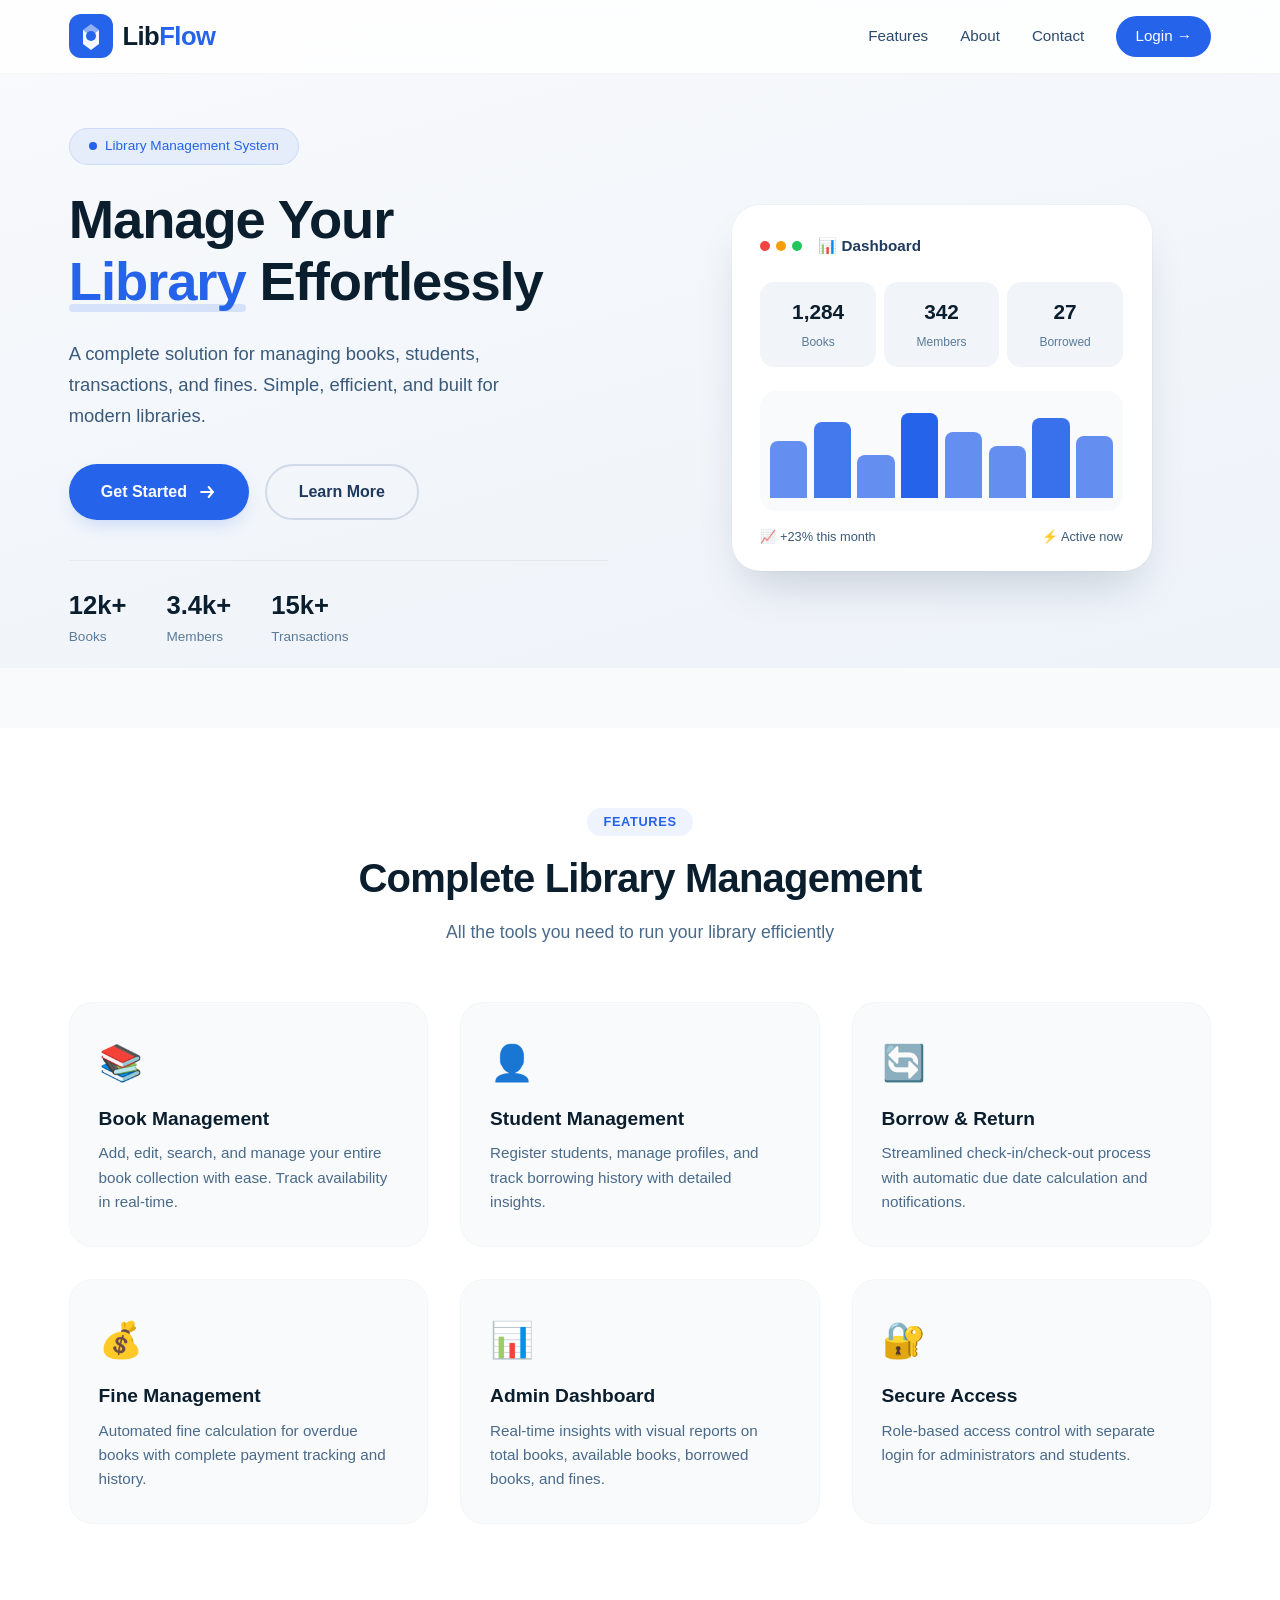
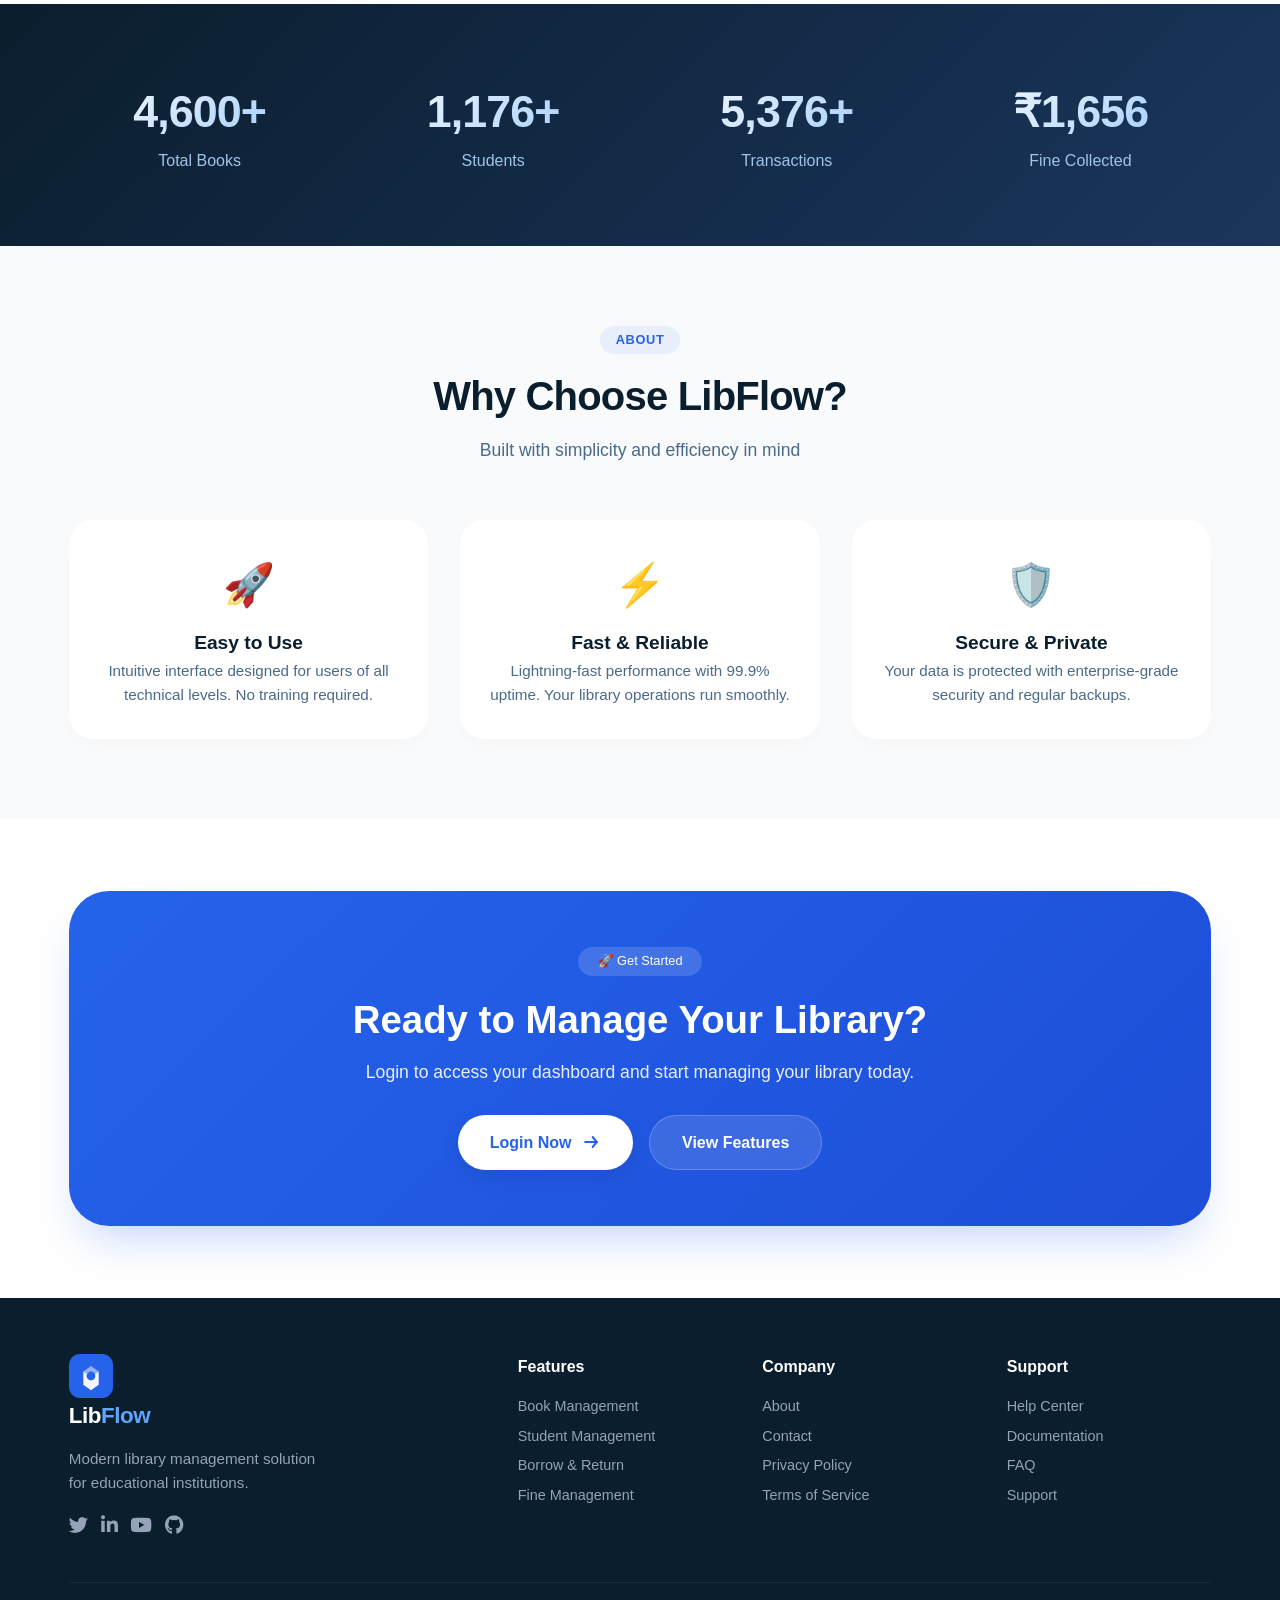
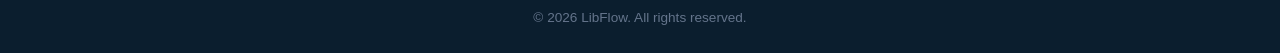
<file: frontend/index.html>
<!DOCTYPE html>
<html lang="en">
<head>
    <meta charset="UTF-8" />
    <meta name="viewport" content="width=device-width, initial-scale=1.0" />
    <title>LibFlow · Library Management System</title>
    <!-- Font Awesome for icons (clean alternative) -->
    <link rel="stylesheet" href="https://cdnjs.cloudflare.com/ajax/libs/font-awesome/6.0.0-beta3/css/all.min.css" />
    <style>
        /* ===== RESET & BASE ===== */
        * {
            margin: 0;
            padding: 0;
            box-sizing: border-box;
        }

        body {
            font-family: 'Inter', -apple-system, BlinkMacSystemFont, 'Segoe UI', Roboto, sans-serif;
            background: #ffffff;
            color: #0b1e2e;
            line-height: 1.6;
            scroll-behavior: smooth;
        }

        .container {
            max-width: 1200px;
            margin: 0 auto;
            padding: 0 1.8rem;
        }

        /* ===== BUTTONS ===== */
        .btn-primary {
            display: inline-flex;
            align-items: center;
            gap: 0.6rem;
            background: #2563eb;
            color: #fff;
            padding: 0.85rem 2rem;
            border-radius: 60px;
            font-weight: 600;
            font-size: 1rem;
            text-decoration: none;
            transition: all 0.2s ease;
            border: none;
            box-shadow: 0 8px 20px -8px rgba(37, 99, 235, 0.3);
        }
        .btn-primary:hover {
            background: #1d4ed8;
            transform: translateY(-2px);
            box-shadow: 0 12px 28px -8px rgba(37, 99, 235, 0.4);
        }
        .btn-primary svg {
            width: 20px;
            height: 20px;
            transition: transform 0.2s;
        }
        .btn-primary:hover svg {
            transform: translateX(4px);
        }

        .btn-outline {
            display: inline-flex;
            align-items: center;
            padding: 0.85rem 2rem;
            border-radius: 60px;
            font-weight: 600;
            font-size: 1rem;
            text-decoration: none;
            border: 2px solid #d1d9e6;
            color: #1e3a5f;
            transition: all 0.2s ease;
            background: transparent;
        }
        .btn-outline:hover {
            border-color: #2563eb;
            color: #2563eb;
            background: rgba(37, 99, 235, 0.04);
        }

        .btn-secondary {
            display: inline-flex;
            align-items: center;
            padding: 0.85rem 2rem;
            border-radius: 60px;
            font-weight: 600;
            font-size: 1rem;
            text-decoration: none;
            background: #f1f5f9;
            color: #1e3a5f;
            transition: all 0.2s ease;
        }
        .btn-secondary:hover {
            background: #e2e8f0;
        }

        /* ===== NAVIGATION ===== */
        .navbar {
            position: fixed;
            top: 0;
            left: 0;
            right: 0;
            z-index: 1000;
            padding: 0.9rem 0;
            background: rgba(255, 255, 255, 0.8);
            backdrop-filter: blur(12px);
            -webkit-backdrop-filter: blur(12px);
            border-bottom: 1px solid rgba(0, 0, 0, 0.04);
            transition: all 0.25s ease;
        }
        .navbar.scrolled {
            background: rgba(255, 255, 255, 0.96);
            box-shadow: 0 4px 24px rgba(0, 0, 0, 0.06);
        }
        .navbar .container {
            display: flex;
            align-items: center;
            justify-content: space-between;
        }

        .nav-brand {
            display: flex;
            align-items: center;
            gap: 0.6rem;
            text-decoration: none;
        }
        .brand-logo {
            display: flex;
            align-items: center;
        }
        .brand-logo svg {
            width: 44px;
            height: 44px;
        }
        .brand-name {
            font-size: 1.6rem;
            font-weight: 800;
            color: #0b1e2e;
            letter-spacing: -0.02em;
        }
        .brand-name span {
            color: #2563eb;
        }

        .nav-links {
            display: flex;
            align-items: center;
            gap: 2rem;
        }
        .nav-links a {
            text-decoration: none;
            color: #2c4a6b;
            font-weight: 500;
            font-size: 0.95rem;
            transition: color 0.2s;
            position: relative;
        }
        .nav-links a:hover {
            color: #2563eb;
        }
        .nav-links a::after {
            content: '';
            position: absolute;
            left: 0;
            bottom: -4px;
            width: 0;
            height: 2px;
            background: #2563eb;
            transition: width 0.25s;
        }
        .nav-links a:hover::after {
            width: 100%;
        }
        .btn-login-nav {
            background: #2563eb;
            color: #fff !important;
            padding: 0.5rem 1.2rem;
            border-radius: 40px;
            font-weight: 600;
            transition: all 0.2s;
        }
        .btn-login-nav:hover {
            background: #1d4ed8;
            transform: scale(1.03);
        }
        .btn-login-nav::after {
            display: none !important;
        }

        .mobile-menu-toggle {
            display: none;
            flex-direction: column;
            gap: 5px;
            background: transparent;
            border: none;
            cursor: pointer;
            padding: 6px;
        }
        .mobile-menu-toggle span {
            width: 28px;
            height: 3px;
            background: #1e3a5f;
            border-radius: 6px;
            transition: 0.3s;
        }
        .mobile-menu-toggle.active span:nth-child(1) {
            transform: rotate(45deg) translate(5px, 5px);
        }
        .mobile-menu-toggle.active span:nth-child(2) {
            opacity: 0;
        }
        .mobile-menu-toggle.active span:nth-child(3) {
            transform: rotate(-45deg) translate(5px, -5px);
        }

        /* ===== HERO ===== */
        .hero-section {
            padding: 8rem 0 5rem;
            background: linear-gradient(165deg, #f8fafc 0%, #edf2f9 100%);
            position: relative;
            overflow: hidden;
        }
        .hero-grid {
            display: grid;
            grid-template-columns: 1fr 1fr;
            gap: 4rem;
            align-items: center;
        }
        .hero-content {
            display: flex;
            flex-direction: column;
            gap: 1.5rem;
        }
        .hero-badge {
            display: inline-flex;
            align-items: center;
            gap: 0.5rem;
            background: rgba(37, 99, 235, 0.08);
            padding: 0.4rem 1.2rem;
            border-radius: 60px;
            font-size: 0.85rem;
            font-weight: 500;
            color: #2563eb;
            width: fit-content;
            border: 1px solid rgba(37, 99, 235, 0.12);
        }
        .badge-dot {
            width: 8px;
            height: 8px;
            background: #2563eb;
            border-radius: 50%;
            display: inline-block;
            animation: pulse-dot 2s infinite;
        }
        @keyframes pulse-dot {
            0%, 100% { opacity: 1; transform: scale(1); }
            50% { opacity: 0.5; transform: scale(0.8); }
        }

        .hero-content h1 {
            font-size: 3.4rem;
            font-weight: 800;
            line-height: 1.15;
            letter-spacing: -0.02em;
            color: #0b1e2e;
        }
        .hero-content h1 span {
            color: #2563eb;
            position: relative;
        }
        .hero-content h1 span::after {
            content: '';
            position: absolute;
            bottom: 0;
            left: 0;
            width: 100%;
            height: 8px;
            background: rgba(37, 99, 235, 0.15);
            border-radius: 4px;
        }

        .hero-subtitle {
            font-size: 1.15rem;
            color: #3a5a7a;
            max-width: 480px;
            line-height: 1.7;
        }

        .hero-actions {
            display: flex;
            gap: 1rem;
            flex-wrap: wrap;
            margin-top: 0.5rem;
        }

        .hero-stats-mini {
            display: flex;
            gap: 2.5rem;
            margin-top: 1rem;
            padding-top: 1.5rem;
            border-top: 1px solid rgba(0, 0, 0, 0.05);
        }
        .mini-stat {
            display: flex;
            flex-direction: column;
        }
        .mini-number {
            font-size: 1.6rem;
            font-weight: 700;
            color: #0b1e2e;
        }
        .mini-label {
            font-size: 0.85rem;
            color: #5a7a9a;
        }

        /* Hero visual mockup */
        .hero-visual {
            display: flex;
            justify-content: center;
            align-items: center;
        }
        .dashboard-mockup {
            background: #fff;
            border-radius: 28px;
            padding: 1.8rem 1.8rem 1.5rem;
            box-shadow: 0 24px 48px -16px rgba(0, 30, 60, 0.2), 0 0 0 1px rgba(0,0,0,0.02);
            width: 100%;
            max-width: 420px;
            transition: transform 0.3s ease;
        }
        .dashboard-mockup:hover {
            transform: translateY(-6px);
        }
        .mockup-header {
            display: flex;
            align-items: center;
            gap: 1rem;
            margin-bottom: 1.5rem;
        }
        .mockup-dots {
            display: flex;
            gap: 6px;
        }
        .mockup-dots span {
            width: 10px;
            height: 10px;
            border-radius: 50%;
            background: #d1d9e6;
        }
        .mockup-dots span:nth-child(1) { background: #ef4444; }
        .mockup-dots span:nth-child(2) { background: #f59e0b; }
        .mockup-dots span:nth-child(3) { background: #22c55e; }
        .mockup-title {
            font-weight: 600;
            color: #1e3a5f;
            font-size: 0.95rem;
        }

        .mockup-stats {
            display: grid;
            grid-template-columns: repeat(3, 1fr);
            gap: 0.5rem;
            margin-bottom: 1.5rem;
        }
        .mockup-stat {
            background: #f1f5f9;
            padding: 0.8rem 0.5rem;
            border-radius: 14px;
            text-align: center;
        }
        .mockup-value {
            font-weight: 700;
            font-size: 1.3rem;
            color: #0b1e2e;
            display: block;
        }
        .mockup-label {
            font-size: 0.75rem;
            color: #5a7a9a;
            font-weight: 500;
        }

        .mockup-chart {
            display: flex;
            align-items: flex-end;
            gap: 0.4rem;
            height: 120px;
            background: #f8fafc;
            border-radius: 16px;
            padding: 0.8rem 0.6rem;
            margin-bottom: 1rem;
        }
        .mockup-bar {
            flex: 1;
            background: #2563eb;
            border-radius: 8px 8px 0 0;
            min-height: 12px;
            transition: height 0.4s ease;
            opacity: 0.7;
        }
        .mockup-bar:nth-child(2) { opacity: 0.85; }
        .mockup-bar:nth-child(4) { opacity: 1; }
        .mockup-bar:nth-child(7) { opacity: 0.9; }

        .mockup-footer {
            display: flex;
            justify-content: space-between;
            font-size: 0.8rem;
            color: #3a5a7a;
            font-weight: 500;
        }

        .hero-shape {
            position: absolute;
            bottom: 0;
            left: 0;
            right: 0;
            line-height: 0;
        }
        .hero-shape svg {
            width: 100%;
            height: 60px;
        }

        /* ===== SECTION HEADER ===== */
        .section-header {
            text-align: center;
            max-width: 640px;
            margin: 0 auto 3.5rem;
        }
        .section-tag {
            display: inline-block;
            font-size: 0.8rem;
            font-weight: 600;
            text-transform: uppercase;
            letter-spacing: 0.05em;
            color: #2563eb;
            background: rgba(37, 99, 235, 0.08);
            padding: 0.25rem 1rem;
            border-radius: 40px;
            margin-bottom: 0.6rem;
        }
        .section-header h2 {
            font-size: 2.5rem;
            font-weight: 700;
            color: #0b1e2e;
            letter-spacing: -0.02em;
            margin-bottom: 0.5rem;
        }
        .section-header p {
            font-size: 1.1rem;
            color: #4a6a8a;
        }

        /* ===== FEATURES ===== */
        .features-section {
            padding: 5rem 0;
            background: #fff;
        }
        .features-grid {
            display: grid;
            grid-template-columns: repeat(3, 1fr);
            gap: 2rem;
        }
        .feature-card {
            background: #f8fafc;
            padding: 2rem 1.8rem;
            border-radius: 24px;
            transition: all 0.25s ease;
            border: 1px solid rgba(0,0,0,0.02);
        }
        .feature-card:hover {
            transform: translateY(-6px);
            box-shadow: 0 16px 32px -12px rgba(0, 30, 60, 0.1);
            background: #fff;
            border-color: rgba(37, 99, 235, 0.1);
        }
        .feature-icon {
            font-size: 2.2rem;
            margin-bottom: 0.8rem;
        }
        .feature-card h3 {
            font-size: 1.2rem;
            font-weight: 600;
            color: #0b1e2e;
            margin-bottom: 0.4rem;
        }
        .feature-card p {
            color: #4a6a8a;
            font-size: 0.95rem;
            line-height: 1.6;
        }

        /* ===== STATS ===== */
        .stats-section {
            padding: 4.5rem 0;
            background: linear-gradient(135deg, #0b1e2e 0%, #1a365d 100%);
            color: #fff;
        }
        .stats-grid {
            display: grid;
            grid-template-columns: repeat(4, 1fr);
            gap: 2rem;
            text-align: center;
        }
        .stat-number {
            font-size: 2.8rem;
            font-weight: 800;
            display: block;
            letter-spacing: -0.02em;
            background: linear-gradient(135deg, #fff, #93c5fd);
            -webkit-background-clip: text;
            -webkit-text-fill-color: transparent;
            background-clip: text;
        }
        .stat-label {
            font-size: 1rem;
            color: #a0c4e8;
            font-weight: 400;
            margin-top: 0.2rem;
        }

        /* ===== ABOUT ===== */
        .about-section {
            padding: 5rem 0;
            background: #f8fafc;
        }
        .about-grid {
            display: grid;
            grid-template-columns: repeat(3, 1fr);
            gap: 2rem;
        }
        .about-card {
            text-align: center;
            padding: 2rem 1.5rem;
            background: #fff;
            border-radius: 24px;
            box-shadow: 0 4px 12px rgba(0,0,0,0.02);
            transition: 0.2s;
        }
        .about-card:hover {
            box-shadow: 0 12px 32px -12px rgba(0, 30, 60, 0.08);
        }
        .about-icon {
            font-size: 2.6rem;
            margin-bottom: 0.6rem;
        }
        .about-card h3 {
            font-size: 1.2rem;
            font-weight: 600;
            color: #0b1e2e;
        }
        .about-card p {
            color: #4a6a8a;
            font-size: 0.95rem;
        }

        /* ===== CTA ===== */
        .cta-section {
            padding: 4.5rem 0;
            background: #fff;
        }
        .cta-content {
            background: linear-gradient(135deg, #2563eb, #1d4ed8);
            padding: 3.5rem 3rem;
            border-radius: 40px;
            text-align: center;
            color: #fff;
            box-shadow: 0 24px 48px -16px rgba(37, 99, 235, 0.3);
        }
        .cta-badge {
            display: inline-block;
            background: rgba(255,255,255,0.15);
            padding: 0.25rem 1.2rem;
            border-radius: 60px;
            font-size: 0.8rem;
            font-weight: 500;
            margin-bottom: 0.8rem;
        }
        .cta-content h2 {
            font-size: 2.4rem;
            font-weight: 700;
            margin-bottom: 0.5rem;
        }
        .cta-content p {
            font-size: 1.1rem;
            opacity: 0.9;
            margin-bottom: 1.8rem;
        }
        .cta-buttons {
            display: flex;
            gap: 1rem;
            justify-content: center;
            flex-wrap: wrap;
        }
        .cta-btn {
            background: #fff;
            color: #2563eb !important;
            box-shadow: 0 8px 20px rgba(0,0,0,0.08);
        }
        .cta-btn:hover {
            background: #f8fafc;
            color: #1d4ed8 !important;
            box-shadow: 0 12px 28px rgba(0,0,0,0.12);
        }
        .cta-btn svg {
            stroke: #2563eb;
        }
        .cta-content .btn-secondary {
            background: rgba(255,255,255,0.12);
            color: #fff;
            border: 1px solid rgba(255,255,255,0.2);
        }
        .cta-content .btn-secondary:hover {
            background: rgba(255,255,255,0.2);
        }

        /* ===== FOOTER ===== */
        .main-footer {
            background: #0b1e2e;
            color: #cbd5e1;
            padding: 3.5rem 0 1.5rem;
        }
        .footer-grid {
            display: grid;
            grid-template-columns: 2fr 1fr 1fr 1fr;
            gap: 2.5rem;
            margin-bottom: 2.5rem;
        }
        .footer-brand .brand-name {
            color: #fff;
            font-size: 1.4rem;
        }
        .footer-brand .brand-name span {
            color: #60a5fa;
        }
        .footer-brand p {
            margin: 0.8rem 0 1rem;
            font-size: 0.95rem;
            max-width: 260px;
            color: #94a3b8;
        }
        .social-links {
            display: flex;
            gap: 0.8rem;
        }
        .social-links a {
            color: #94a3b8;
            font-size: 1.2rem;
            text-decoration: none;
            transition: color 0.2s;
        }
        .social-links a:hover {
            color: #fff;
        }

        .footer-links-group h4 {
            color: #fff;
            font-weight: 600;
            margin-bottom: 0.8rem;
            font-size: 1rem;
        }
        .footer-links-group a {
            display: block;
            color: #94a3b8;
            text-decoration: none;
            font-size: 0.9rem;
            padding: 0.2rem 0;
            transition: color 0.2s;
        }
        .footer-links-group a:hover {
            color: #fff;
        }

        .footer-bottom {
            border-top: 1px solid rgba(255,255,255,0.06);
            padding-top: 1.5rem;
            text-align: center;
            font-size: 0.85rem;
            color: #64748b;
        }

        /* ===== RESPONSIVE ===== */
        @media (max-width: 992px) {
            .hero-grid {
                grid-template-columns: 1fr;
                gap: 2.5rem;
            }
            .hero-content h1 {
                font-size: 2.8rem;
            }
            .hero-visual {
                order: -1;
            }
            .dashboard-mockup {
                max-width: 360px;
            }
            .features-grid,
            .about-grid {
                grid-template-columns: repeat(2, 1fr);
            }
            .stats-grid {
                grid-template-columns: repeat(2, 1fr);
                gap: 1.5rem;
            }
            .footer-grid {
                grid-template-columns: 1fr 1fr;
            }
        }

        @media (max-width: 768px) {
            .nav-links {
                display: none;
                flex-direction: column;
                background: #fff;
                position: absolute;
                top: 100%;
                left: 0;
                right: 0;
                padding: 1.5rem 2rem;
                box-shadow: 0 20px 40px rgba(0,0,0,0.06);
                border-radius: 0 0 24px 24px;
                gap: 1rem;
                border-top: 1px solid rgba(0,0,0,0.04);
            }
            .nav-links.active {
                display: flex;
            }
            .mobile-menu-toggle {
                display: flex;
            }
            .hero-content h1 {
                font-size: 2.2rem;
            }
            .features-grid,
            .about-grid {
                grid-template-columns: 1fr;
            }
            .stats-grid {
                grid-template-columns: 1fr 1fr;
            }
            .footer-grid {
                grid-template-columns: 1fr;
                gap: 1.8rem;
            }
            .cta-content {
                padding: 2.5rem 1.5rem;
            }
            .cta-content h2 {
                font-size: 1.8rem;
            }
            .hero-stats-mini {
                gap: 1.5rem;
                flex-wrap: wrap;
            }
        }

        @media (max-width: 480px) {
            .container {
                padding: 0 1.2rem;
            }
            .hero-section {
                padding: 7rem 0 3rem;
            }
            .hero-content h1 {
                font-size: 1.9rem;
            }
            .stat-number {
                font-size: 2.2rem;
            }
            .dashboard-mockup {
                padding: 1rem;
            }
            .mockup-stats {
                grid-template-columns: repeat(3, 1fr);
                gap: 0.3rem;
            }
            .mockup-value {
                font-size: 1rem;
            }
        }
    </style>
</head>
<body>

    <!-- ===== NAVIGATION ===== -->
    <nav class="navbar">
        <div class="container">
            <a href="#" class="nav-brand">
                <div class="brand-logo">
                    <svg width="44" height="44" viewBox="0 0 44 44" fill="none">
                        <rect width="44" height="44" rx="12" fill="#2563eb"/>
                        <path d="M14 30V16L22 22L30 16V30L22 36L14 30Z" fill="white" opacity="0.95"/>
                        <path d="M22 22L30 16L22 10L14 16L22 22Z" fill="white" opacity="0.5"/>
                        <circle cx="22" cy="22" r="5" fill="#2563eb"/>
                    </svg>
                </div>
                <span class="brand-name">Lib<span>Flow</span></span>
            </a>
            <div class="nav-links">
                <a href="#features">Features</a>
                <a href="#about">About</a>
                <a href="#contact">Contact</a>
                <a href="login.html" class="btn-login-nav">Login →</a>
            </div>
            <button class="mobile-menu-toggle" aria-label="Toggle menu">
                <span></span><span></span><span></span>
            </button>
        </div>
    </nav>

    <!-- ===== HERO SECTION ===== -->
    <section class="hero-section">
        <div class="container">
            <div class="hero-grid">
                <div class="hero-content">
                    <div class="hero-badge">
                        <span class="badge-dot"></span>
                        Library Management System
                    </div>
                    <h1>Manage Your <br /><span>Library</span> Effortlessly</h1>
                    <p class="hero-subtitle">
                        A complete solution for managing books, students, transactions, 
                        and fines. Simple, efficient, and built for modern libraries.
                    </p>
                    <div class="hero-actions">
                        <a href="login.html" class="btn-primary">
                            Get Started
                            <svg width="20" height="20" viewBox="0 0 20 20" fill="none">
                                <path d="M4.1665 10H15.8332" stroke="currentColor" stroke-width="2" stroke-linecap="round"/>
                                <path d="M11.6665 5L15.8332 10L11.6665 15" stroke="currentColor" stroke-width="2" stroke-linecap="round"/>
                            </svg>
                        </a>
                        <a href="#features" class="btn-outline">Learn More</a>
                    </div>
                    <div class="hero-stats-mini">
                        <div class="mini-stat">
                            <span class="mini-number">12k+</span>
                            <span class="mini-label">Books</span>
                        </div>
                        <div class="mini-stat">
                            <span class="mini-number">3.4k+</span>
                            <span class="mini-label">Members</span>
                        </div>
                        <div class="mini-stat">
                            <span class="mini-number">15k+</span>
                            <span class="mini-label">Transactions</span>
                        </div>
                    </div>
                </div>
                <div class="hero-visual">
                    <div class="dashboard-mockup">
                        <div class="mockup-header">
                            <div class="mockup-dots">
                                <span></span><span></span><span></span>
                            </div>
                            <span class="mockup-title">📊 Dashboard</span>
                        </div>
                        <div class="mockup-stats">
                            <div class="mockup-stat">
                                <span class="mockup-value">1,284</span>
                                <span class="mockup-label">Books</span>
                            </div>
                            <div class="mockup-stat">
                                <span class="mockup-value">342</span>
                                <span class="mockup-label">Members</span>
                            </div>
                            <div class="mockup-stat">
                                <span class="mockup-value">27</span>
                                <span class="mockup-label">Borrowed</span>
                            </div>
                        </div>
                        <div class="mockup-chart">
                            <div class="mockup-bar" style="height: 60%"></div>
                            <div class="mockup-bar" style="height: 80%"></div>
                            <div class="mockup-bar" style="height: 45%"></div>
                            <div class="mockup-bar" style="height: 90%"></div>
                            <div class="mockup-bar" style="height: 70%"></div>
                            <div class="mockup-bar" style="height: 55%"></div>
                            <div class="mockup-bar" style="height: 85%"></div>
                            <div class="mockup-bar" style="height: 65%"></div>
                        </div>
                        <div class="mockup-footer">
                            <span>📈 +23% this month</span>
                            <span>⚡ Active now</span>
                        </div>
                    </div>
                </div>
            </div>
        </div>
        <div class="hero-shape">
            <svg viewBox="0 0 1200 120" preserveAspectRatio="none">
                <path d="M0,0 L1200,0 L1200,120 L0,120 Z" fill="#f8fafc"/>
            </svg>
        </div>
    </section>

    <!-- ===== FEATURES SECTION ===== -->
    <section class="features-section" id="features">
        <div class="container">
            <div class="section-header">
                <span class="section-tag">Features</span>
                <h2>Complete Library Management</h2>
                <p>All the tools you need to run your library efficiently</p>
            </div>

            <div class="features-grid">
                <div class="feature-card">
                    <div class="feature-icon">📚</div>
                    <h3>Book Management</h3>
                    <p>Add, edit, search, and manage your entire book collection with ease. Track availability in real-time.</p>
                </div>
                <div class="feature-card">
                    <div class="feature-icon">👤</div>
                    <h3>Student Management</h3>
                    <p>Register students, manage profiles, and track borrowing history with detailed insights.</p>
                </div>
                <div class="feature-card">
                    <div class="feature-icon">🔄</div>
                    <h3>Borrow & Return</h3>
                    <p>Streamlined check-in/check-out process with automatic due date calculation and notifications.</p>
                </div>
                <div class="feature-card">
                    <div class="feature-icon">💰</div>
                    <h3>Fine Management</h3>
                    <p>Automated fine calculation for overdue books with complete payment tracking and history.</p>
                </div>
                <div class="feature-card">
                    <div class="feature-icon">📊</div>
                    <h3>Admin Dashboard</h3>
                    <p>Real-time insights with visual reports on total books, available books, borrowed books, and fines.</p>
                </div>
                <div class="feature-card">
                    <div class="feature-icon">🔐</div>
                    <h3>Secure Access</h3>
                    <p>Role-based access control with separate login for administrators and students.</p>
                </div>
            </div>
        </div>
    </section>

    <!-- ===== STATS SECTION ===== -->
    <section class="stats-section">
        <div class="container">
            <div class="stats-grid">
                <div class="stat-item">
                    <span class="stat-number" id="statBooks">0</span>
                    <span class="stat-label">Total Books</span>
                </div>
                <div class="stat-item">
                    <span class="stat-number" id="statMembers">0</span>
                    <span class="stat-label">Students</span>
                </div>
                <div class="stat-item">
                    <span class="stat-number" id="statTransactions">0</span>
                    <span class="stat-label">Transactions</span>
                </div>
                <div class="stat-item">
                    <span class="stat-number" id="statFine">0</span>
                    <span class="stat-label">Fine Collected</span>
                </div>
            </div>
        </div>
    </section>

    <!-- ===== ABOUT SECTION ===== -->
    <section class="about-section" id="about">
        <div class="container">
            <div class="section-header">
                <span class="section-tag">About</span>
                <h2>Why Choose LibFlow?</h2>
                <p>Built with simplicity and efficiency in mind</p>
            </div>
            <div class="about-grid">
                <div class="about-card">
                    <div class="about-icon">🚀</div>
                    <h3>Easy to Use</h3>
                    <p>Intuitive interface designed for users of all technical levels. No training required.</p>
                </div>
                <div class="about-card">
                    <div class="about-icon">⚡</div>
                    <h3>Fast & Reliable</h3>
                    <p>Lightning-fast performance with 99.9% uptime. Your library operations run smoothly.</p>
                </div>
                <div class="about-card">
                    <div class="about-icon">🛡️</div>
                    <h3>Secure & Private</h3>
                    <p>Your data is protected with enterprise-grade security and regular backups.</p>
                </div>
            </div>
        </div>
    </section>

    <!-- ===== CTA SECTION ===== -->
    <section class="cta-section">
        <div class="container">
            <div class="cta-content">
                <span class="cta-badge">🚀 Get Started</span>
                <h2>Ready to Manage Your Library?</h2>
                <p>Login to access your dashboard and start managing your library today.</p>
                <div class="cta-buttons">
                    <a href="login.html" class="btn-primary cta-btn">
                        Login Now
                        <svg width="20" height="20" viewBox="0 0 20 20" fill="none">
                            <path d="M4.1665 10H15.8332" stroke="currentColor" stroke-width="2" stroke-linecap="round"/>
                            <path d="M11.6665 5L15.8332 10L11.6665 15" stroke="currentColor" stroke-width="2" stroke-linecap="round"/>
                        </svg>
                    </a>
                    <a href="#features" class="btn-secondary">View Features</a>
                </div>
            </div>
        </div>
    </section>

    <!-- ===== FOOTER ===== -->
    <footer class="main-footer" id="contact">
        <div class="container">
            <div class="footer-grid">
                <div class="footer-brand">
                    <div class="brand-logo">
                        <svg width="40" height="40" viewBox="0 0 40 40" fill="none">
                            <rect width="40" height="40" rx="10" fill="#2563eb"/>
                            <path d="M13 28V16L20 21L27 16V28L20 33L13 28Z" fill="white" opacity="0.95"/>
                            <path d="M20 21L27 16L20 11L13 16L20 21Z" fill="white" opacity="0.5"/>
                            <circle cx="20" cy="20" r="4" fill="#2563eb"/>
                        </svg>
                    </div>
                    <span class="brand-name">Lib<span>Flow</span></span>
                    <p>Modern library management solution for educational institutions.</p>
                    <div class="social-links">
                        <a href="#" aria-label="Twitter"><i class="fab fa-twitter"></i></a>
                        <a href="#" aria-label="LinkedIn"><i class="fab fa-linkedin-in"></i></a>
                        <a href="#" aria-label="YouTube"><i class="fab fa-youtube"></i></a>
                        <a href="#" aria-label="GitHub"><i class="fab fa-github"></i></a>
                    </div>
                </div>
                <div class="footer-links-group">
                    <h4>Features</h4>
                    <a href="#">Book Management</a>
                    <a href="#">Student Management</a>
                    <a href="#">Borrow & Return</a>
                    <a href="#">Fine Management</a>
                </div>
                <div class="footer-links-group">
                    <h4>Company</h4>
                    <a href="#">About</a>
                    <a href="#">Contact</a>
                    <a href="#">Privacy Policy</a>
                    <a href="#">Terms of Service</a>
                </div>
                <div class="footer-links-group">
                    <h4>Support</h4>
                    <a href="#">Help Center</a>
                    <a href="#">Documentation</a>
                    <a href="#">FAQ</a>
                    <a href="#">Support</a>
                </div>
            </div>
            <div class="footer-bottom">
                <p>&copy; 2026 LibFlow. All rights reserved.</p>
            </div>
        </div>
    </footer>

    <script>
        // Mobile menu toggle
        document.querySelector('.mobile-menu-toggle')?.addEventListener('click', function() {
            document.querySelector('.nav-links').classList.toggle('active');
            this.classList.toggle('active');
        });

        // Smooth scroll for anchor links
        document.querySelectorAll('a[href^="#"]').forEach(anchor => {
            anchor.addEventListener('click', function(e) {
                e.preventDefault();
                const target = document.querySelector(this.getAttribute('href'));
                if (target) {
                    target.scrollIntoView({ behavior: 'smooth', block: 'start' });
                }
            });
        });

        // Navbar scroll effect
        window.addEventListener('scroll', function() {
            const navbar = document.querySelector('.navbar');
            if (window.scrollY > 20) {
                navbar.classList.add('scrolled');
            } else {
                navbar.classList.remove('scrolled');
            }
        });

        // Animated counter for stats
        document.addEventListener('DOMContentLoaded', function() {
            const stats = [
                { element: document.getElementById('statBooks'), target: 12845, suffix: '+' },
                { element: document.getElementById('statMembers'), target: 3421, suffix: '+' },
                { element: document.getElementById('statTransactions'), target: 15672, suffix: '+' },
                { element: document.getElementById('statFine'), target: 4820, suffix: '', prefix: '₹' }
            ];

            const observer = new IntersectionObserver((entries) => {
                entries.forEach(entry => {
                    if (entry.isIntersecting) {
                        stats.forEach(stat => {
                            if (!stat.element) return;
                            let current = 0;
                            const increment = Math.ceil(stat.target / 70);
                            const interval = setInterval(() => {
                                current += increment;
                                if (current >= stat.target) {
                                    current = stat.target;
                                    clearInterval(interval);
                                }
                                const prefix = stat.prefix || '';
                                stat.element.textContent = prefix + current.toLocaleString() + stat.suffix;
                            }, 25);
                        });
                        observer.disconnect();
                    }
                });
            }, { threshold: 0.2 });

            const statsSection = document.querySelector('.stats-section');
            if (statsSection) observer.observe(statsSection);
        });
    </script>

</body>
</html>
</file>
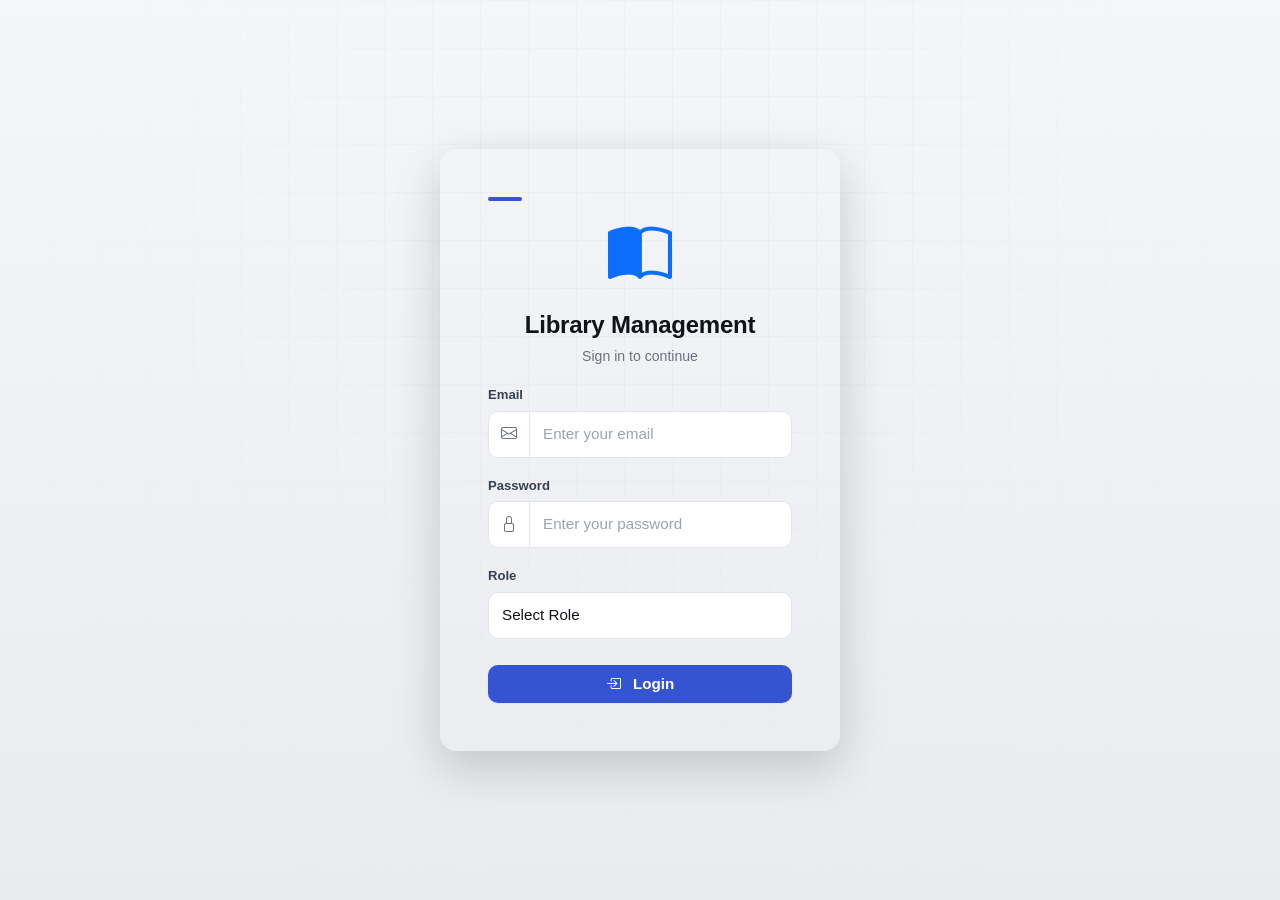
<file: frontend/admin-dashboard.html>
<!DOCTYPE html>
<html lang="en">
<head>
    <meta charset="UTF-8" />
    <meta name="viewport" content="width=device-width, initial-scale=1.0" />
    <title>Admin Dashboard · Library</title>
    <!-- separate CSS: dashboard.css -->
    <link rel="stylesheet" href="css/dashboard.css" />
</head>
<body>

    <!-- ===== TOP HEADER ===== -->
    <header class="main-header">
        <div class="header-left">
            <span class="logo-icon">📚</span>
            <h1>Library Management</h1>
        </div>
        <div class="header-right">
            <span class="welcome-text">Welcome, <span id="adminName">Admin</span></span>
            <button class="btn logout-btn" onclick="logout()">Logout</button>
        </div>
    </header>

    <!-- ===== DASHBOARD GRID ===== -->
    <div class="dashboard-grid">

        <!-- ===== SIDEBAR ===== -->
        <aside class="sidebar">
            <nav class="side-nav">
                <ul>
                    <li class="active"><a href="#"><span class="nav-icon">📊</span> Dashboard</a></li>
                    <li><a href="books.html"><span class="nav-icon">📖</span> Manage Books</a></li>
                    <li><a href="students.html"><span class="nav-icon">👥</span> Students</a></li>
                    <li><a href="#"><span class="nav-icon">🔄</span> Transactions</a></li>
                    <li><a href="#"><span class="nav-icon">💰</span> Fines</a></li>
                    <li><a href="#"><span class="nav-icon">⚙️</span> Settings</a></li>
                </ul>
            </nav>
            <div class="sidebar-footer">
                <p>v2.0 · Library System</p>
            </div>
        </aside>

        <!-- ===== MAIN CONTENT ===== -->
        <main class="main-content">

            <!-- stats cards (6 cards) -->
            <section class="stats-grid">
                <div class="stat-card">
                    <div class="stat-icon blue">📚</div>
                    <div class="stat-info">
                        <span class="stat-value" id="totalBooks">0</span>
                        <span class="stat-label">Total Books</span>
                    </div>
                </div>
                <div class="stat-card">
                    <div class="stat-icon green">📗</div>
                    <div class="stat-info">
                        <span class="stat-value" id="availableBooks">0</span>
                        <span class="stat-label">Available</span>
                    </div>
                </div>
                <div class="stat-card">
                    <div class="stat-icon orange">📕</div>
                    <div class="stat-info">
                        <span class="stat-value" id="borrowedBooks">0</span>
                        <span class="stat-label">Borrowed</span>
                    </div>
                </div>
                <div class="stat-card">
                    <div class="stat-icon purple">📘</div>
                    <div class="stat-info">
                        <span class="stat-value" id="returnedBooks">0</span>
                        <span class="stat-label">Returned</span>
                    </div>
                </div>
                <div class="stat-card">
                    <div class="stat-icon teal">👥</div>
                    <div class="stat-info">
                        <span class="stat-value" id="totalStudents">0</span>
                        <span class="stat-label">Total Students</span>
                    </div>
                </div>
                <div class="stat-card">
                    <div class="stat-icon rose">💰</div>
                    <div class="stat-info">
                        <span class="stat-value" id="totalFine">₹0</span>
                        <span class="stat-label">Fine Collected</span>
                    </div>
                </div>
            </section>

            <!-- ===== QUICK ACTION BUTTONS ===== -->
            <div class="action-bar">
                <button class="action-btn primary" onclick="location.href='books.html'">➕ Manage Books</button>
                <button class="action-btn secondary" onclick="location.href='students.html'">👥 View Students</button>
                <button class="action-btn outline" onclick="location.href='transactions.html'">🔄 Transactions</button>
                <button class="action-btn outline" onclick="location.href='fines.html'">💰 Fines</button>
            </div>

            <!-- ===== TWO PANELS: RECENT + QUICK ===== -->
            <div class="content-panels">

                <!-- recent activity -->
                <section class="panel recent-activity">
                    <h2>📋 Recent Activity</h2>
                    <ul class="activity-list" id="recentActivity">
                        <li><span class="badge borrowed">Borrowed</span> “The Great Gatsby” <span class="time">2h ago</span></li>
                        <li><span class="badge returned">Returned</span> “1984” <span class="time">4h ago</span></li>
                        <li><span class="badge borrowed">Borrowed</span> “Dune” <span class="time">yesterday</span></li>
                        <li><span class="badge overdue">Overdue</span> “Brave New World” <span class="time">2d ago</span></li>
                    </ul>
                    <a href="#" class="link-more">View all activity →</a>
                </section>

                <!-- upcoming dues + fine summary -->
                <section class="panel upcoming-panel">
                    <h2>⏳ Upcoming Due Dates</h2>
                    <ul class="due-list" id="dueList">
                        <li><span class="book-title">The Catcher in the Rye</span> <span class="due-date">due in 2 days</span></li>
                        <li><span class="book-title">To Kill a Mockingbird</span> <span class="due-date">due tomorrow</span></li>
                        <li><span class="book-title">Moby-Dick</span> <span class="due-date">due in 5 days</span></li>
                    </ul>
                    <div class="fine-summary">
                        <span>💰 Total pending fines: </span>
                        <strong id="pendingFineDisplay">₹240</strong>
                    </div>
                </section>
            </div>

            <!-- footer -->
            <footer class="main-footer">
                <p>© 2026 Library Management System · Admin Dashboard</p>
            </footer>

        </main>
    </div>

    <!-- ===== JAVASCRIPT (admin.js) ===== -->
    <script src="js/admin.js"></script>

</body>
</html>
</file>
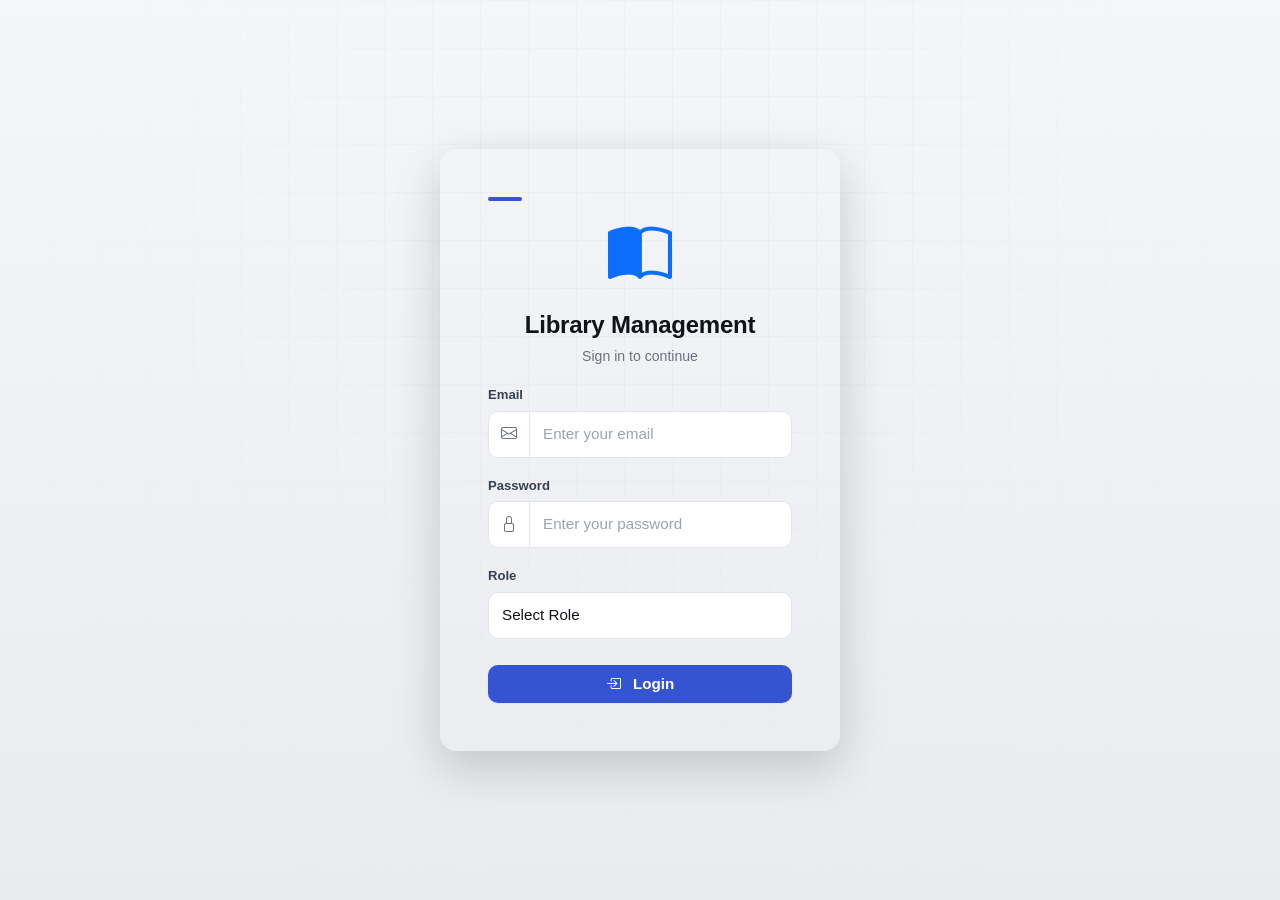
<file: frontend/books.html>
<!DOCTYPE html>
<html lang="en">
<head>
    <meta charset="UTF-8" />
    <meta name="viewport" content="width=device-width, initial-scale=1.0" />
    <title>Books Management · Library</title>
    <link rel="stylesheet" href="css/books.css" />
    <link href="https://fonts.googleapis.com/css2?family=Inter:wght@300;400;500;600;700;800;900&display=swap" rel="stylesheet" />
</head>
<body>

    <!-- ===== NAVIGATION ===== -->
    <nav class="navbar">
        <div class="container">
            <a href="index.html" class="nav-brand">
                <div class="brand-logo">
                    <svg width="40" height="40" viewBox="0 0 40 40" fill="none">
                        <rect width="40" height="40" rx="10" fill="#2563eb"/>
                        <path d="M13 28V16L20 21L27 16V28L20 33L13 28Z" fill="white" opacity="0.95"/>
                        <path d="M20 21L27 16L20 11L13 16L20 21Z" fill="white" opacity="0.5"/>
                        <circle cx="20" cy="20" r="4" fill="#2563eb"/>
                    </svg>
                </div>
                <span class="brand-name">Lib<span>Flow</span></span>
            </a>
            <div class="nav-links">
                <a href="admin-dashboard.html">Dashboard</a>
                <a href="books.html" class="active">Books</a>
                <a href="students.html">Students</a>
                <a href="transactions.html">Transactions</a>
                <a href="login.html" class="btn-login-nav" onclick="logout()">Logout</a>
            </div>
            <button class="mobile-menu-toggle" aria-label="Toggle menu">
                <span></span><span></span><span></span>
            </button>
        </div>
    </nav>

    <!-- ===== BOOKS SECTION ===== -->
    <section class="books-section">
        <div class="container">
            <div class="books-grid">
                <!-- Add Book Panel -->
                <div class="add-book-panel">
                    <div class="panel-header">
                        <h2>📚 Add New Book</h2>
                        <p>Add books to your library collection</p>
                    </div>

                    <form id="bookForm" class="book-form">
                        <div class="form-row">
                            <div class="form-group">
                                <label for="title">Book Title *</label>
                                <input type="text" id="title" placeholder="Enter book title" required />
                            </div>
                            <div class="form-group">
                                <label for="author">Author *</label>
                                <input type="text" id="author" placeholder="Enter author name" required />
                            </div>
                        </div>

                        <div class="form-row">
                            <div class="form-group">
                                <label for="category">Category *</label>
                                <select id="category" required>
                                    <option value="">Select Category</option>
                                    <option value="Fiction">Fiction</option>
                                    <option value="Non-Fiction">Non-Fiction</option>
                                    <option value="Science">Science</option>
                                    <option value="Technology">Technology</option>
                                    <option value="Mathematics">Mathematics</option>
                                    <option value="History">History</option>
                                    <option value="Literature">Literature</option>
                                    <option value="Philosophy">Philosophy</option>
                                    <option value="Psychology">Psychology</option>
                                    <option value="Education">Education</option>
                                </select>
                            </div>
                            <div class="form-group">
                                <label for="isbn">ISBN *</label>
                                <input type="text" id="isbn" placeholder="Enter ISBN number" required />
                            </div>
                        </div>

                        <div class="form-row">
                            <div class="form-group">
                                <label for="quantity">Quantity *</label>
                                <input type="number" id="quantity" placeholder="Enter quantity" min="1" required />
                            </div>
                            <div class="form-group">
                                <label for="shelfNo">Shelf Number *</label>
                                <input type="text" id="shelfNo" placeholder="e.g., A-12" required />
                            </div>
                        </div>

                        <div class="form-actions">
                            <button type="submit" class="btn-primary">
                                <svg width="20" height="20" viewBox="0 0 20 20" fill="none">
                                    <path d="M4.1665 10H15.8332" stroke="currentColor" stroke-width="2" stroke-linecap="round"/>
                                    <path d="M11.6665 5L15.8332 10L11.6665 15" stroke="currentColor" stroke-width="2" stroke-linecap="round"/>
                                </svg>
                                Add Book
                            </button>
                            <button type="reset" class="btn-secondary">Clear</button>
                        </div>
                    </form>
                </div>

                <!-- Search & Books List Panel -->
                <div class="books-list-panel">
                    <div class="panel-header">
                        <h2>📖 Book Collection</h2>
                        <p>Manage your library books</p>
                    </div>

                    <!-- Search Section -->
                    <div class="search-section">
                        <div class="search-wrapper">
                            <input type="text" id="search" placeholder="Search by title, author, category or ISBN..." />
                            <button onclick="searchBook()" class="btn-search">
                                <svg width="20" height="20" viewBox="0 0 20 20" fill="none">
                                    <circle cx="9" cy="9" r="6" stroke="currentColor" stroke-width="2"/>
                                    <path d="M13.5 13.5L17.5 17.5" stroke="currentColor" stroke-width="2" stroke-linecap="round"/>
                                </svg>
                                Search
                            </button>
                            <button onclick="loadBooks()" class="btn-reset">Reset</button>
                        </div>
                        <div class="book-stats">
                            <span id="totalBooksDisplay">Total: 0 books</span>
                            <span id="availableBooksDisplay">Available: 0</span>
                        </div>
                    </div>

                    <!-- Books Table -->
                    <div class="table-wrapper">
                        <table class="books-table">
                            <thead>
                                <tr>
                                    <th>ID</th>
                                    <th>Title</th>
                                    <th>Author</th>
                                    <th>Category</th>
                                    <th>Qty</th>
                                    <th>Available</th>
                                    <th>Actions</th>
                                </tr>
                            </thead>
                            <tbody id="bookTable">
                                <!-- Books will be loaded here -->
                            </tbody>
                        </table>
                    </div>
                </div>
            </div>
        </div>
    </section>

    <!-- ===== FOOTER ===== -->
    <footer class="main-footer">
        <div class="container">
            <div class="footer-grid">
                <div class="footer-brand">
                    <div class="brand-logo">
                        <svg width="40" height="40" viewBox="0 0 40 40" fill="none">
                            <rect width="40" height="40" rx="10" fill="#2563eb"/>
                            <path d="M13 28V16L20 21L27 16V28L20 33L13 28Z" fill="white" opacity="0.95"/>
                            <path d="M20 21L27 16L20 11L13 16L20 21Z" fill="white" opacity="0.5"/>
                            <circle cx="20" cy="20" r="4" fill="#2563eb"/>
                        </svg>
                    </div>
                    <span class="brand-name">Lib<span>Flow</span></span>
                    <p>Book Management · Library System</p>
                </div>
                <div class="footer-links-group">
                    <h4>Quick Links</h4>
                    <a href="admin-dashboard.html">Dashboard</a>
                    <a href="books.html">Manage Books</a>
                    <a href="students.html">Students</a>
                    <a href="transactions.html">Transactions</a>
                </div>
                <div class="footer-links-group">
                    <h4>Support</h4>
                    <a href="#">Help Center</a>
                    <a href="#">Documentation</a>
                    <a href="#">Privacy Policy</a>
                    <a href="#">Terms of Service</a>
                </div>
            </div>
            <div class="footer-bottom">
                <p>&copy; 2026 LibFlow. All rights reserved.</p>
            </div>
        </div>
    </footer>

    <script src="js/books.js"></script>
    <script>
        // Mobile menu toggle
        document.querySelector('.mobile-menu-toggle')?.addEventListener('click', function() {
            document.querySelector('.nav-links').classList.toggle('active');
            this.classList.toggle('active');
        });

        // Navbar scroll effect
        window.addEventListener('scroll', function() {
            const navbar = document.querySelector('.navbar');
            if (window.scrollY > 20) {
                navbar.classList.add('scrolled');
            } else {
                navbar.classList.remove('scrolled');
            }
        });

        // Logout function
        function logout() {
            if (confirm('Are you sure you want to logout?')) {
                window.location.href = 'login.html';
            }
        }

        // Update book stats
        function updateBookStats() {
            const rows = document.querySelectorAll('#bookTable tr');
            let total = 0;
            let available = 0;
            
            rows.forEach(row => {
                const cells = row.querySelectorAll('td');
                if (cells.length > 0) {
                    const qty = parseInt(cells[4]?.textContent) || 0;
                    const avail = parseInt(cells[5]?.textContent) || 0;
                    total += qty;
                    available += avail;
                }
            });
            
            document.getElementById('totalBooksDisplay').textContent = `Total: ${total} books`;
            document.getElementById('availableBooksDisplay').textContent = `Available: ${available}`;
        }

        // Override loadBooks to update stats
        const originalLoadBooks = window.loadBooks;
        window.loadBooks = function() {
            if (originalLoadBooks) {
                originalLoadBooks();
                setTimeout(updateBookStats, 100);
            }
        };

        // Override searchBook to update stats
        const originalSearchBook = window.searchBook;
        window.searchBook = function() {
            if (originalSearchBook) {
                originalSearchBook();
                setTimeout(updateBookStats, 100);
            }
        };

        // Initialize
        document.addEventListener('DOMContentLoaded', function() {
            if (typeof loadBooks === 'function') {
                loadBooks();
                setTimeout(updateBookStats, 200);
            }
        });
    </script>

</body>
</html>
</file>
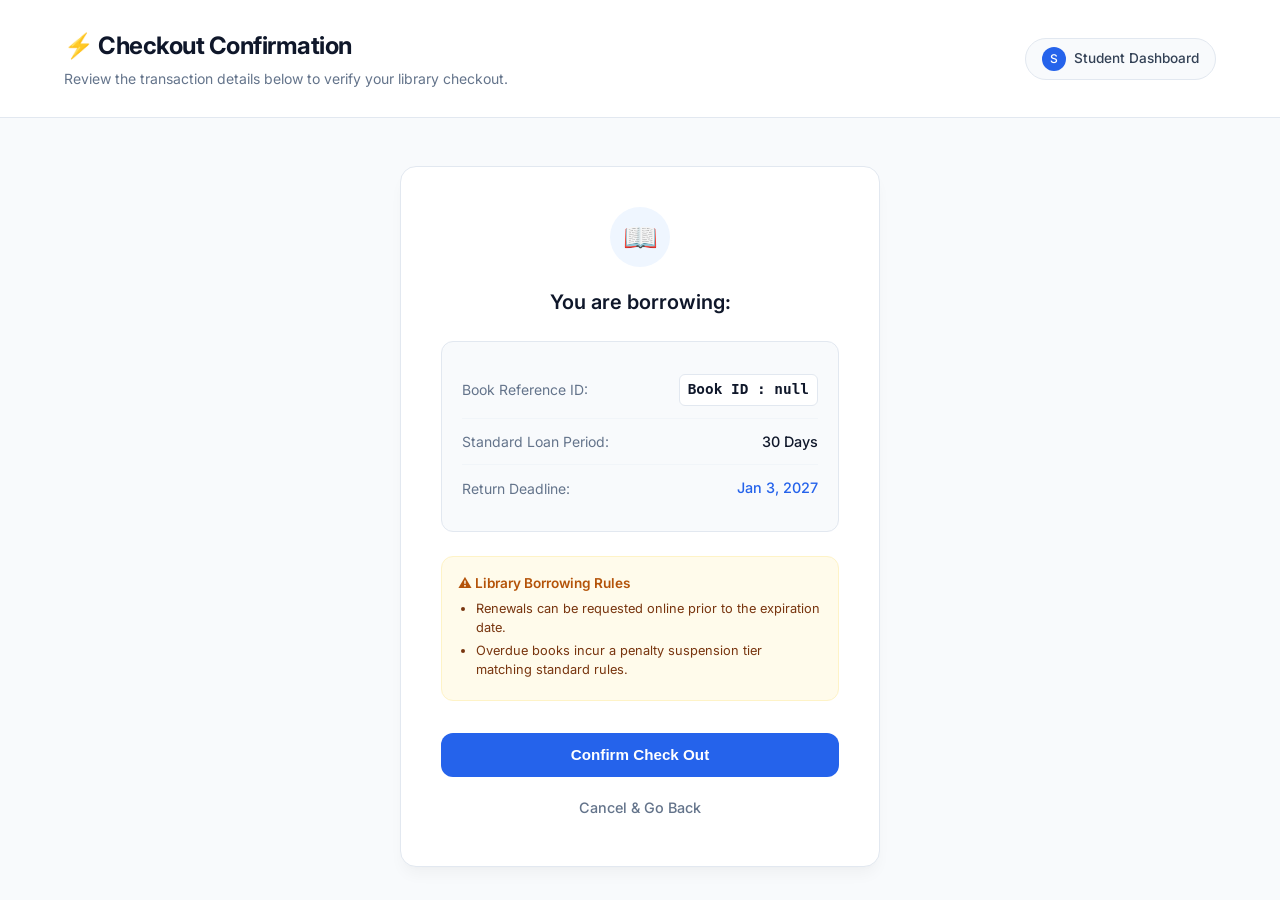
<file: frontend/borrow.html>
<!DOCTYPE html>
<html lang="en">
<head>
    <meta charset="UTF-8" />
    <meta name="viewport" content="width=device-width, initial-scale=1.0" />
    <title>Confirm Borrow · LibFlow</title>
    <link rel="stylesheet" href="css/borrow.css" />
    <link href="https://fonts.googleapis.com/css2?family=Inter:wght@300;400;500;600;700&display=swap" rel="stylesheet" />
</head>
<body>

    <header class="portal-header">
        <div class="container">
            <div class="header-content">
                <div>
                    <h1>⚡ Checkout Confirmation</h1>
                    <p>Review the transaction details below to verify your library checkout.</p>
                </div>
                <div class="user-badge">
                    <span class="avatar">S</span>
                    <span>Student Dashboard</span>
                </div>
            </div>
        </div>
    </header>

    <main class="container confirmation-layout">
        
        <div class="confirmation-card">
            <div class="card-icon-wrapper">
                <span class="card-icon">📖</span>
            </div>
            
            <h2>You are borrowing:</h2>
            
            <div class="summary-panel">
                <div class="summary-row">
                    <span class="summary-label">Book Reference ID:</span>
                    <span id="bookId" class="id-badge font-mono">Loading ID...</span>
                </div>
                <div class="summary-row">
                    <span class="summary-label">Standard Loan Period:</span>
                    <span class="summary-value font-medium">30 Days</span>
                </div>
                <div class="summary-row">
                    <span class="summary-label">Return Deadline:</span>
                    <span id="expectedReturnDate" class="summary-value font-medium text-primary">Calculated at checkout</span>
                </div>
            </div>

            <div class="notice-box">
                <h4>⚠️ Library Borrowing Rules</h4>
                <ul>
                    <li>Renewals can be requested online prior to the expiration date.</li>
                    <li>Overdue books incur a penalty suspension tier matching standard rules.</li>
                </ul>
            </div>

            <div class="confirmation-actions">
                <button onclick="borrowBook()" class="btn-action btn-full">
                    Confirm Check Out
                </button>
                <a href="available-books.html" class="btn-cancel">Cancel & Go Back</a>
            </div>
        </div>

    </main>

    <script src="js/borrow.js"></script>
    <script>
        // Inline utility helper to display local expected return windows dynamically 
        document.addEventListener("DOMContentLoaded", function() {
            const dateSpan = document.getElementById("expectedReturnDate");
            if(dateSpan) {
                const targetDate = new Date();
                targetDate.setDate(targetDate.getDate() + 30);
                const standardOptions = { month: 'short', day: 'numeric', year: 'numeric' };
                dateSpan.textContent = targetDate.toLocaleDateString("en-US", standardOptions);
            }
        });
    </script>
</body>
</html>
</file>
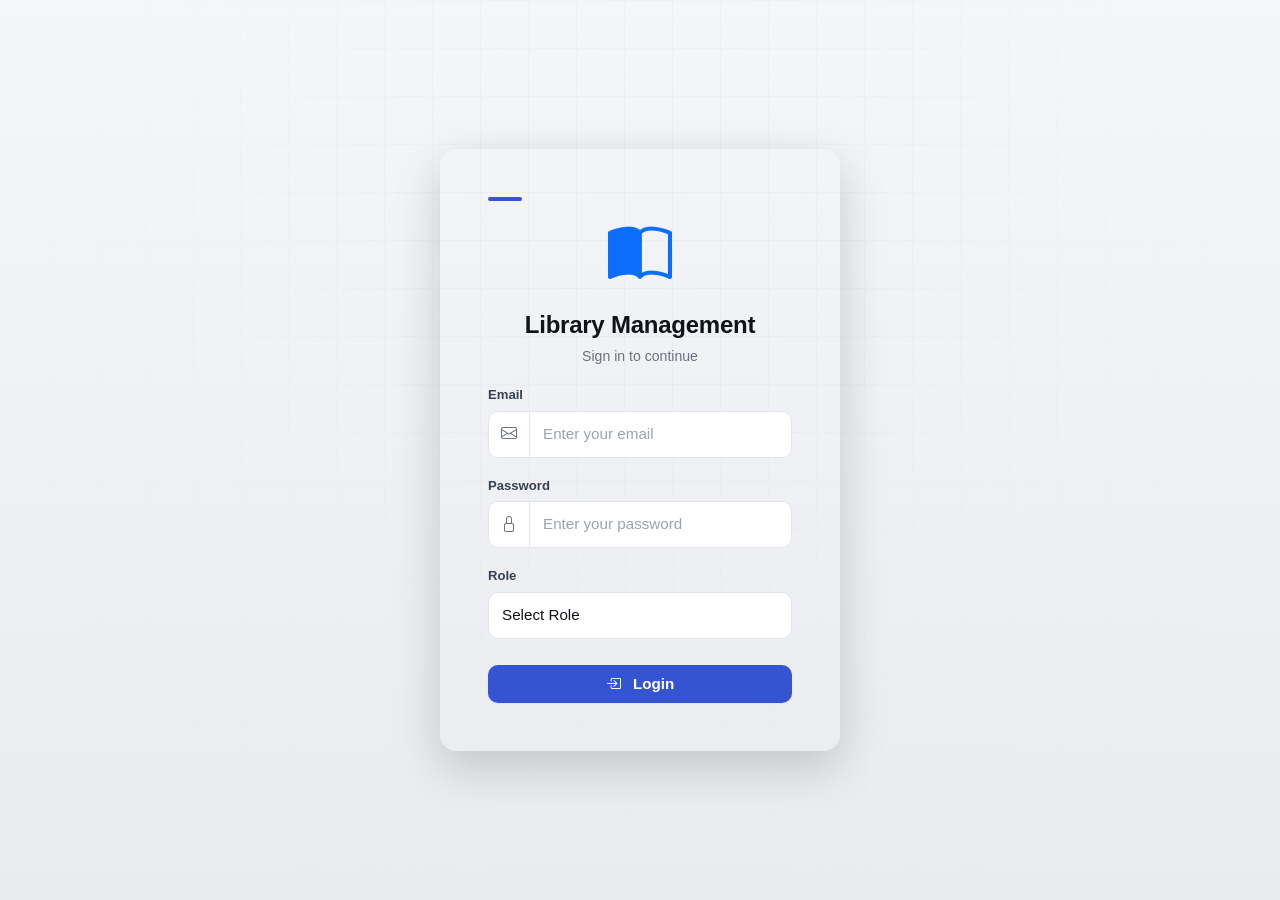
<file: frontend/history.html>
<!DOCTYPE html>
<html lang="en">
<head>
    <meta charset="UTF-8" />
    <meta name="viewport" content="width=device-width, initial-scale=1.0" />
    <title>Borrow History · Student Portal</title>
    <!-- Links to shared design stylesheet layout -->
    <link rel="stylesheet" href="css/history.css" />
    <!-- Google Fonts for professional web typography -->
    <link href="https://fonts.googleapis.com/css2?family=Inter:wght@300;400;500;600;700&display=swap" rel="stylesheet" />
</head>
<body>

    <!-- ===== PORTAL HEADER ===== -->
    <header class="portal-header">
        <div class="container">
            <div class="header-content">
                <div>
                    <h1>📜 Borrowing History</h1>
                    <p>Track your lifetime checkout records, return statuses, and outstanding balances.</p>
                </div>
                <div class="user-badge">
                    <span class="avatar">S</span>
                    <span>Student Dashboard</span>
                </div>
            </div>
        </div>
    </header>

    <!-- ===== MAIN CONTENT ===== -->
    <main class="container main-content">
        
        <!-- Summary Dashboard Widgets Grid -->
        <section class="stats-grid">
            <div class="stat-card">
                <span class="stat-title">Total Checked Out</span>
                <span class="stat-value" id="statTotal">24 Books</span>
            </div>
            <div class="stat-card">
                <span class="stat-title">Active Loans</span>
                <span class="stat-value text-primary" id="statActive">2 Books</span>
            </div>
            <div class="stat-card">
                <span class="stat-title">Accrued Fines</span>
                <span class="stat-value text-danger" id="statFines">$0.00</span>
            </div>
        </section>

        <!-- Search & Advanced Filter Tools Panel -->
        <section class="control-panel">
            <div class="search-box">
                <svg class="search-icon" width="18" height="18" viewBox="0 0 20 20" fill="none">
                    <circle cx="9" cy="9" r="6" stroke="currentColor" stroke-width="2"/>
                    <path d="M13.5 13.5L17.5 17.5" stroke="currentColor" stroke-width="2" stroke-linecap="round"/>
                </svg>
                <input type="text" id="search" placeholder="Filter logs by title or author keywords..." onkeyup="filterHistory()" />
            </div>
            <div class="filter-group">
                <select id="historyFilter" onchange="filterByHistoryStatus()">
                    <option value="all">All Records</option>
                    <option value="returned">Returned</option>
                    <option value="active">Active Loan</option>
                    <option value="overdue">Overdue</option>
                </select>
            </div>
        </section>

        <!-- Log Card Wrapper -->
        <section class="table-card">
            <div class="table-wrapper">
                <table class="books-table">
                    <thead>
                        <tr>
                            <th>Book Title</th>
                            <th>Borrow Date</th>
                            <th>Due Date</th>
                            <th>Return Date</th>
                            <th width="140">Status</th>
                            <th width="120" style="text-align: right;">Fine</th>
                        </tr>
                    </thead>
                    <tbody id="historyTable">
                        <!-- Mock Dynamic Record 1: Successfully Handled -->
                        <tr>
                            <td class="font-medium">Design Patterns: Elements of Reusable Object-Oriented Software</td>
                            <td>Mar 04, 2026</td>
                            <td>Apr 04, 2026</td>
                            <td>Apr 02, 2026</td>
                            <td><span class="status-badge status-returned">Returned</span></td>
                            <td class="fine-value safe" style="text-align: right;">—</td>
                        </tr>
                        <!-- Mock Dynamic Record 2: Active Overdue Item -->
                        <tr>
                            <td class="font-medium">Artificial Intelligence: A Modern Approach (4th Edition)</td>
                            <td>May 10, 2026</td>
                            <td>Jun 10, 2026</td>
                            <td class="text-muted italic">Not Returned Yet</td>
                            <td><span class="status-badge status-overdue">Overdue</span></td>
                            <td class="fine-value charged" style="text-align: right;">$15.00</td>
                        </tr>
                    </tbody>
                </table>
            </div>
        </section>
    </main>

    <script src="js/history.js"></script>
</body>
</html>
</file>
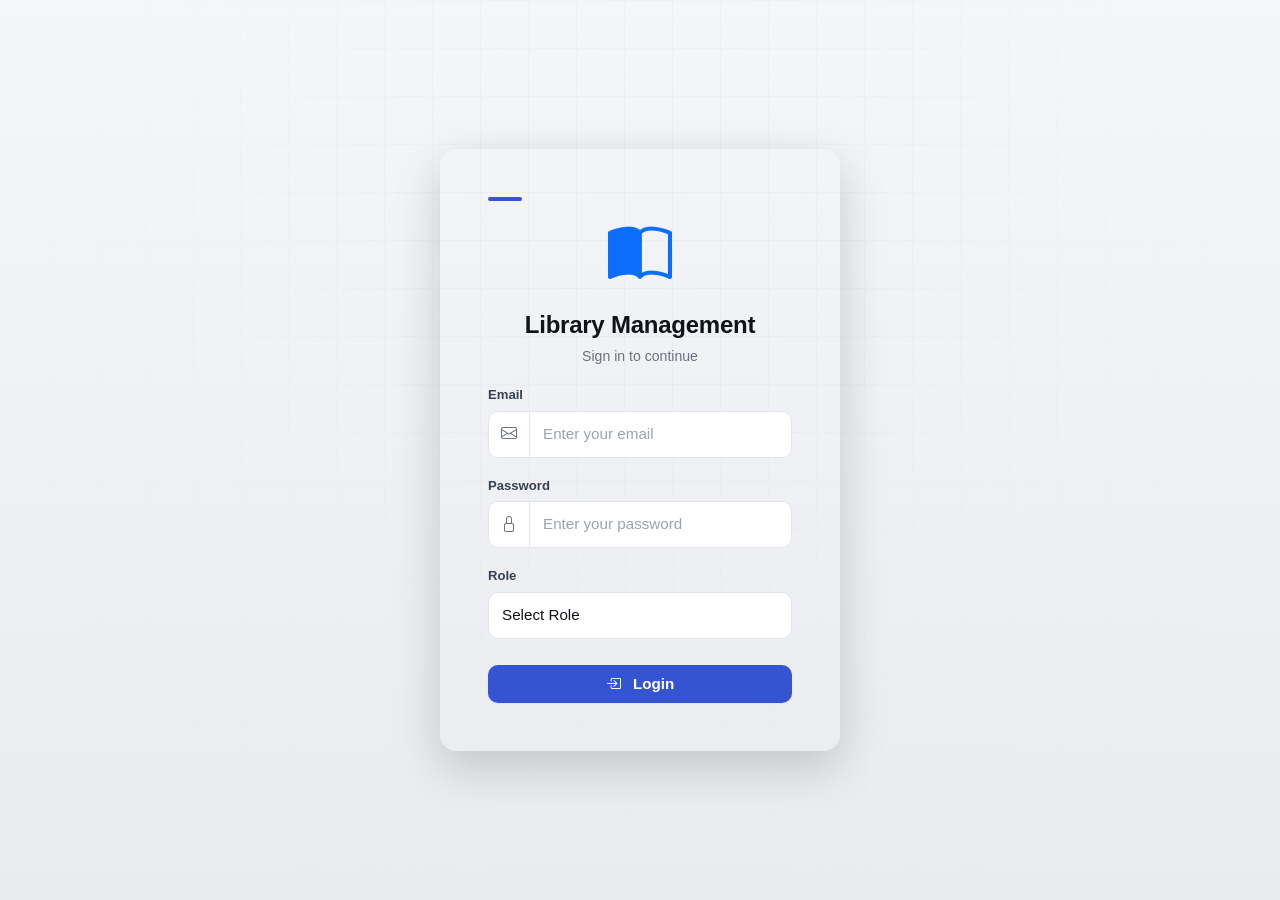
<file: frontend/login.html>
<!DOCTYPE html>
<html lang="en">
<head>
    <meta charset="UTF-8">
    <meta name="viewport" content="width=device-width, initial-scale=1.0">

    <title>Library Management System - Login</title>

    <!-- Bootstrap CSS -->
    <link href="https://cdn.jsdelivr.net/npm/bootstrap@5.3.7/dist/css/bootstrap.min.css" rel="stylesheet">

    <!-- Bootstrap Icons -->
    <link rel="stylesheet" href="https://cdn.jsdelivr.net/npm/bootstrap-icons@1.13.1/font/bootstrap-icons.min.css">

    <!-- Custom CSS -->
    <link rel="stylesheet" href="css/login.css">
</head>

<body>

<div class="container d-flex justify-content-center align-items-center min-vh-100">

    <div class="card shadow-lg border-0 rounded-4 login-card">

        <div class="card-body p-5">

            <div class="text-center mb-4">
                <i class="bi bi-book-half display-3 text-primary"></i>
                <h2 class="fw-bold mt-3">Library Management</h2>
                <p class="text-muted">Sign in to continue</p>
            </div>

            <div class="mb-3">
                <label class="form-label fw-semibold">Email</label>
                <div class="input-group">
                    <span class="input-group-text">
                        <i class="bi bi-envelope"></i>
                    </span>
                    <input type="email"
                           id="email"
                           class="form-control"
                           placeholder="Enter your email">
                </div>
            </div>

            <div class="mb-3">
                <label class="form-label fw-semibold">Password</label>
                <div class="input-group">
                    <span class="input-group-text">
                        <i class="bi bi-lock"></i>
                    </span>
                    <input type="password"
                           id="password"
                           class="form-control"
                           placeholder="Enter your password">
                </div>
            </div>

            <div class="mb-4">
                <label class="form-label fw-semibold">Role</label>

                <select id="role" class="form-select">
                    <option selected disabled>Select Role</option>
                    <option value="student">Student</option>
                    <option value="admin">Admin</option>
                </select>
            </div>

            <button class="btn btn-primary w-100 py-2 fw-semibold"
                    onclick="login()">
                <i class="bi bi-box-arrow-in-right me-2"></i>
                Login
            </button>

        </div>

    </div>

</div>

<script src="js/login.js"></script>

</body>
</html>
</file>
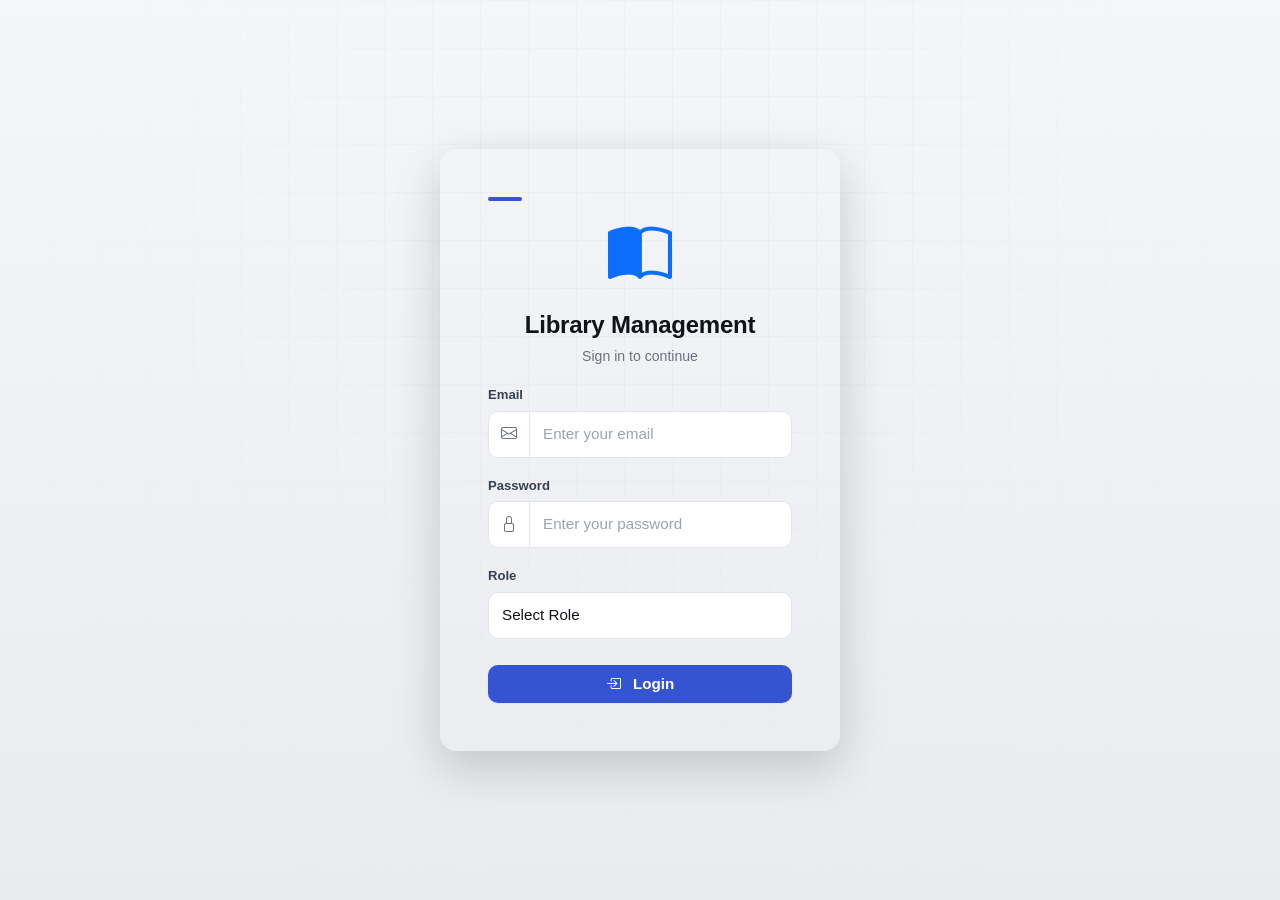
<file: frontend/profile.html>
<!DOCTYPE html>
<html lang="en">
<head>
    <meta charset="UTF-8" />
    <meta name="viewport" content="width=device-width, initial-scale=1.0" />
    <title>Student Profile · Library</title>
    <link rel="stylesheet" href="css/profile.css" />
    <link href="https://fonts.googleapis.com/css2?family=Inter:wght@300;400;500;600;700;800;900&display=swap" rel="stylesheet" />
</head>
<body>

    <!-- ===== NAVIGATION ===== -->
    <nav class="navbar">
        <div class="container">
            <a href="index.html" class="nav-brand">
                <div class="brand-logo">
                    <svg width="40" height="40" viewBox="0 0 40 40" fill="none">
                        <rect width="40" height="40" rx="10" fill="#2563eb"/>
                        <path d="M13 28V16L20 21L27 16V28L20 33L13 28Z" fill="white" opacity="0.95"/>
                        <path d="M20 21L27 16L20 11L13 16L20 21Z" fill="white" opacity="0.5"/>
                        <circle cx="20" cy="20" r="4" fill="#2563eb"/>
                    </svg>
                </div>
                <span class="brand-name">Lib<span>Flow</span></span>
            </a>
            <div class="nav-links">
                <a href="student-dashboard.html">Dashboard</a>
                <a href="student-books.html">Books</a>
                <a href="borrow.html">Borrow</a>
                <a href="profile.html" class="active">Profile</a>
                <a href="login.html" class="btn-login-nav" onclick="logout()">Logout</a>
            </div>
            <button class="mobile-menu-toggle" aria-label="Toggle menu">
                <span></span><span></span><span></span>
            </button>
        </div>
    </nav>

    <!-- ===== PROFILE SECTION ===== -->
    <section class="profile-section">
        <div class="container">
            <div class="profile-grid">
                <!-- Profile Sidebar -->
                <div class="profile-sidebar">
                    <div class="profile-avatar">
                        <div class="avatar-circle">
                            <span id="avatarInitial">S</span>
                        </div>
                        <h3 id="profileName">Student Name</h3>
                        <p id="profileEmail">student@example.com</p>
                        <div class="profile-badge">
                            <span class="badge-active">● Active Member</span>
                        </div>
                    </div>
                    <div class="profile-stats">
                        <div class="profile-stat">
                            <span class="stat-number" id="booksBorrowed">0</span>
                            <span class="stat-label">Books Borrowed</span>
                        </div>
                        <div class="profile-stat">
                            <span class="stat-number" id="booksReturned">0</span>
                            <span class="stat-label">Books Returned</span>
                        </div>
                        <div class="profile-stat">
                            <span class="stat-number" id="pendingFines">₹0</span>
                            <span class="stat-label">Pending Fines</span>
                        </div>
                    </div>
                </div>

                <!-- Profile Form -->
                <div class="profile-main">
                    <div class="profile-header">
                        <h2>Edit Profile</h2>
                        <p>Update your personal information</p>
                    </div>

                    <form id="profileForm" class="profile-form">
                        <div class="form-group">
                            <label for="studentId">Student ID</label>
                            <input type="text" id="studentId" placeholder="e.g., STU-2024-001" readonly />
                        </div>

                        <div class="form-row">
                            <div class="form-group">
                                <label for="name">Full Name</label>
                                <input type="text" id="name" placeholder="Enter your full name" required />
                            </div>
                            <div class="form-group">
                                <label for="email">Email Address</label>
                                <input type="email" id="email" placeholder="Enter your email" required />
                            </div>
                        </div>

                        <div class="form-row">
                            <div class="form-group">
                                <label for="phone">Phone Number</label>
                                <input type="tel" id="phone" placeholder="Enter your phone number" />
                            </div>
                            <div class="form-group">
                                <label for="department">Department</label>
                                <select id="department">
                                    <option value="">Select Department</option>
                                    <option value="Computer Science">Computer Science</option>
                                    <option value="Information Technology">Information Technology</option>
                                    <option value="Electronics">Electronics</option>
                                    <option value="Mechanical">Mechanical</option>
                                    <option value="Civil">Civil</option>
                                    <option value="Business Administration">Business Administration</option>
                                </select>
                            </div>
                        </div>

                        <div class="form-row">
                            <div class="form-group">
                                <label for="year">Year of Study</label>
                                <select id="year">
                                    <option value="">Select Year</option>
                                    <option value="1">1st Year</option>
                                    <option value="2">2nd Year</option>
                                    <option value="3">3rd Year</option>
                                    <option value="4">4th Year</option>
                                    <option value="5">5th Year</option>
                                </select>
                            </div>
                            <div class="form-group">
                                <label for="membershipDate">Membership Date</label>
                                <input type="text" id="membershipDate" placeholder="Joined: Jan 2024" readonly />
                            </div>
                        </div>

                        <div class="form-group">
                            <label for="address">Address</label>
                            <input type="text" id="address" placeholder="Enter your address" />
                        </div>

                        <div class="form-actions">
                            <button type="submit" class="btn-primary">
                                <svg width="20" height="20" viewBox="0 0 20 20" fill="none">
                                    <path d="M4.1665 10H15.8332" stroke="currentColor" stroke-width="2" stroke-linecap="round"/>
                                    <path d="M11.6665 5L15.8332 10L11.6665 15" stroke="currentColor" stroke-width="2" stroke-linecap="round"/>
                                </svg>
                                Update Profile
                            </button>
                            <button type="reset" class="btn-secondary">Reset</button>
                        </div>
                    </form>

                    <!-- Recent Activity -->
                    <div class="recent-activity">
                        <h3>📋 Recent Activity</h3>
                        <ul class="activity-list">
                            <li>
                                <span class="activity-icon">📖</span>
                                <div>
                                    <strong>Borrowed</strong> "The Great Gatsby"
                                    <span class="activity-time">2 hours ago</span>
                                </div>
                            </li>
                            <li>
                                <span class="activity-icon">📤</span>
                                <div>
                                    <strong>Returned</strong> "1984"
                                    <span class="activity-time">1 day ago</span>
                                </div>
                            </li>
                            <li>
                                <span class="activity-icon">📖</span>
                                <div>
                                    <strong>Borrowed</strong> "Dune"
                                    <span class="activity-time">3 days ago</span>
                                </div>
                            </li>
                        </ul>
                    </div>
                </div>
            </div>
        </div>
    </section>

    <!-- ===== FOOTER ===== -->
    <footer class="main-footer">
        <div class="container">
            <div class="footer-grid">
                <div class="footer-brand">
                    <div class="brand-logo">
                        <svg width="40" height="40" viewBox="0 0 40 40" fill="none">
                            <rect width="40" height="40" rx="10" fill="#2563eb"/>
                            <path d="M13 28V16L20 21L27 16V28L20 33L13 28Z" fill="white" opacity="0.95"/>
                            <path d="M20 21L27 16L20 11L13 16L20 21Z" fill="white" opacity="0.5"/>
                            <circle cx="20" cy="20" r="4" fill="#2563eb"/>
                        </svg>
                    </div>
                    <span class="brand-name">Lib<span>Flow</span></span>
                    <p>Student Profile · Library Management System</p>
                </div>
                <div class="footer-links-group">
                    <h4>Quick Links</h4>
                    <a href="student-dashboard.html">Dashboard</a>
                    <a href="student-books.html">Available Books</a>
                    <a href="borrow.html">Borrow Books</a>
                    <a href="history.html">Borrow History</a>
                </div>
                <div class="footer-links-group">
                    <h4>Support</h4>
                    <a href="#">Help Center</a>
                    <a href="#">Contact Librarian</a>
                    <a href="#">Privacy Policy</a>
                    <a href="#">Terms of Service</a>
                </div>
            </div>
            <div class="footer-bottom">
                <p>&copy; 2026 LibFlow. All rights reserved.</p>
            </div>
        </div>
    </footer>

    <script src="js/profile.js"></script>
    <script>
        // Mobile menu toggle
        document.querySelector('.mobile-menu-toggle')?.addEventListener('click', function() {
            document.querySelector('.nav-links').classList.toggle('active');
            this.classList.toggle('active');
        });

        // Navbar scroll effect
        window.addEventListener('scroll', function() {
            const navbar = document.querySelector('.navbar');
            if (window.scrollY > 20) {
                navbar.classList.add('scrolled');
            } else {
                navbar.classList.remove('scrolled');
            }
        });

        // Logout function
        function logout() {
            if (confirm('Are you sure you want to logout?')) {
                window.location.href = 'login.html';
            }
        }

        // Load profile data from localStorage (simulated)
        document.addEventListener('DOMContentLoaded', function() {
            const savedData = localStorage.getItem('studentProfile');
            if (savedData) {
                const data = JSON.parse(savedData);
                document.getElementById('name').value = data.name || '';
                document.getElementById('email').value = data.email || '';
                document.getElementById('phone').value = data.phone || '';
                document.getElementById('department').value = data.department || '';
                document.getElementById('year').value = data.year || '';
                document.getElementById('address').value = data.address || '';
                document.getElementById('studentId').value = data.studentId || 'STU-2024-001';
                document.getElementById('membershipDate').value = data.membershipDate || 'Joined: Jan 2024';
                
                // Update avatar and profile info
                const name = data.name || 'Student';
                document.getElementById('profileName').textContent = name;
                document.getElementById('avatarInitial').textContent = name.charAt(0).toUpperCase();
                document.getElementById('profileEmail').textContent = data.email || 'student@example.com';
            } else {
                // Set default values
                document.getElementById('studentId').value = 'STU-2024-001';
                document.getElementById('membershipDate').value = 'Joined: Jan 2024';
                document.getElementById('avatarInitial').textContent = 'S';
                document.getElementById('profileName').textContent = 'Student Name';
                document.getElementById('profileEmail').textContent = 'student@example.com';
            }

            // Load stats from localStorage
            const stats = JSON.parse(localStorage.getItem('studentStats')) || {
                booksBorrowed: 5,
                booksReturned: 3,
                pendingFines: 45
            };
            document.getElementById('booksBorrowed').textContent = stats.booksBorrowed;
            document.getElementById('booksReturned').textContent = stats.booksReturned;
            document.getElementById('pendingFines').textContent = '₹' + stats.pendingFines;
        });

        // Form submission
        document.getElementById('profileForm').addEventListener('submit', function(e) {
            e.preventDefault();
            
            const formData = {
                name: document.getElementById('name').value,
                email: document.getElementById('email').value,
                phone: document.getElementById('phone').value,
                department: document.getElementById('department').value,
                year: document.getElementById('year').value,
                address: document.getElementById('address').value,
                studentId: document.getElementById('studentId').value,
                membershipDate: document.getElementById('membershipDate').value
            };

            localStorage.setItem('studentProfile', JSON.stringify(formData));
            
            // Update avatar
            document.getElementById('profileName').textContent = formData.name;
            document.getElementById('avatarInitial').textContent = formData.name.charAt(0).toUpperCase();
            document.getElementById('profileEmail').textContent = formData.email;

            alert('✅ Profile updated successfully!');
        });
    </script>

</body>
</html>
</file>
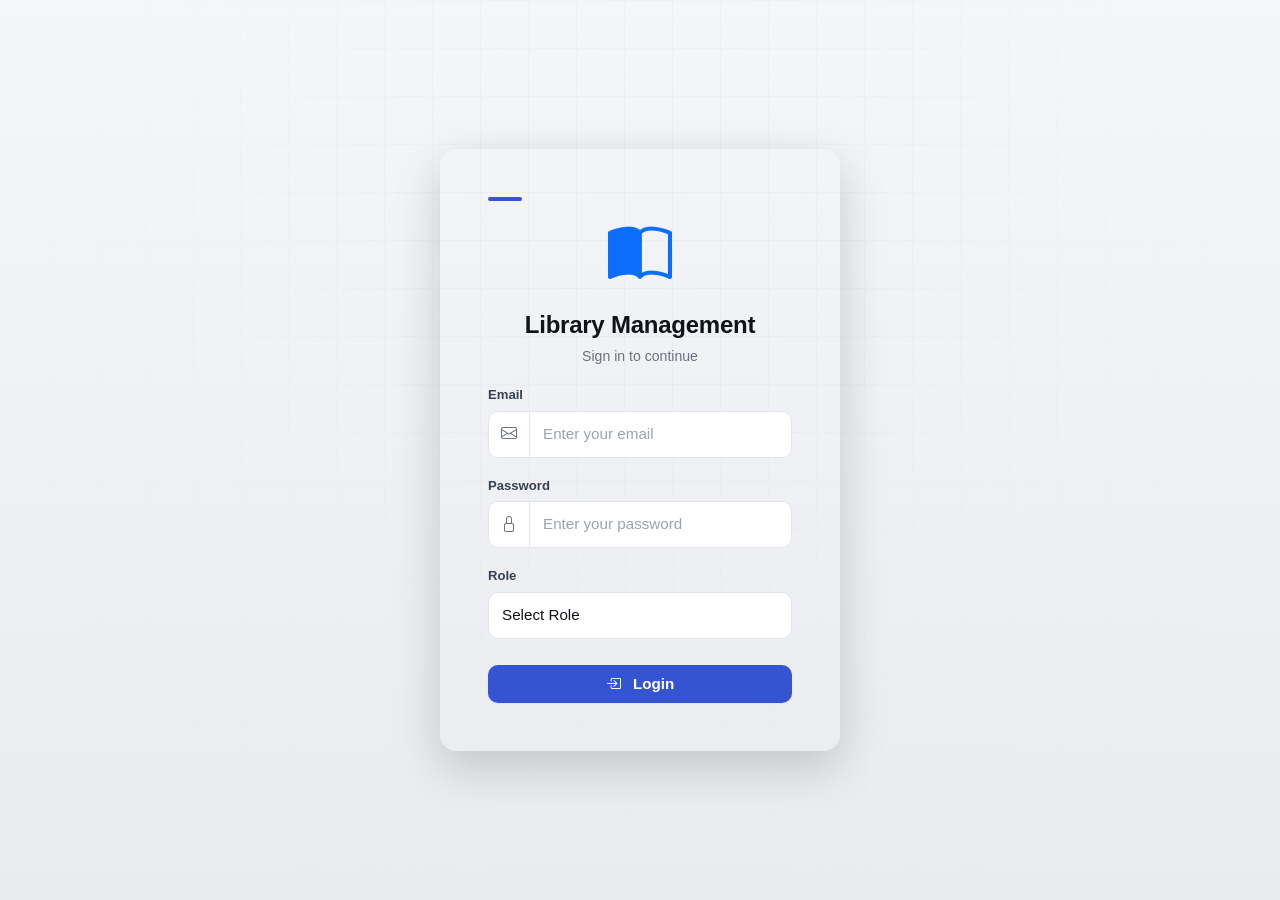
<file: frontend/return.html>
<!DOCTYPE html>
<html lang="en">
<head>
    <meta charset="UTF-8" />
    <meta name="viewport" content="width=device-width, initial-scale=1.0" />
    <title>Return Books · Student Portal</title>
    <link rel="stylesheet" href="css/return.css" />
    <link href="https://fonts.googleapis.com/css2?family=Inter:wght@300;400;500;600;700&display=swap" rel="stylesheet" />
</head>
<body>

    <header class="portal-header">
        <div class="container">
            <div class="header-content">
                <div>
                    <h1>🔄 Return Borrowed Books</h1>
                    <p>View your active rentals, track remaining days, and initiate returns.</p>
                </div>
                <div class="user-badge">
                    <span class="avatar">S</span>
                    <span>Student Dashboard</span>
                </div>
            </div>
        </div>
    </header>

    <main class="container main-content">
        
        <section class="control-panel">
            <div class="search-box">
                <svg class="search-icon" width="18" height="18" viewBox="0 0 20 20" fill="none">
                    <circle cx="9" cy="9" r="6" stroke="currentColor" stroke-width="2"/>
                    <path d="M13.5 13.5L17.5 17.5" stroke="currentColor" stroke-width="2" stroke-linecap="round"/>
                </svg>
                <input type="text" id="search" placeholder="Search by book title or Borrow ID..." onkeyup="filterTable()" />
            </div>
            
            <div class="filter-group">
                <select id="statusFilter" onchange="filterByStatus()">
                    <option value="all">All Borrowed</option>
                    <option value="overdue">Overdue Only</option>
                    <option value="pending">Active (Normal)</option>
                </select>
            </div>
        </section>

        <div class="results-meta">
            <span id="rentalCounter">You currently have active book rentals</span>
        </div>

        <section class="table-card">
            <div class="table-wrapper">
                <table class="books-table">
                    <thead>
                        <tr>
                            <th width="120">Borrow ID</th>
                            <th>Book Title</th>
                            <th>Borrow Date</th>
                            <th>Due Date</th>
                            <th>Status / Timeline</th>
                            <th width="120" style="text-align: right;">Action</th>
                        </tr>
                    </thead>
                    <tbody id="borrowTable">
                        <tr>
                            <td><code class="id-badge">BRW-4092</code></td>
                            <td class="font-medium">Clean Code: A Handbook of Agile Software Craftsmanship</td>
                            <td>Oct 12, 2026</td>
                            <td>Nov 12, 2026</td>
                            <td><span class="status-badge available">14 Days Left</span></td>
                            <td style="text-align: right;">
                                <button class="btn-action" onclick="returnBook('BRW-4092')">Return</button>
                            </td>
                        </tr>
                        <tr>
                            <td><code class="id-badge">BRW-3811</code></td>
                            <td class="font-medium">Introduction to the Theory of Computation</td>
                            <td>Sep 01, 2026</td>
                            <td>Oct 01, 2026</td>
                            <td><span class="status-badge unavailable">⚠️ Overdue by 25 Days</span></td>
                            <td style="text-align: right;">
                                <button class="btn-action danger" onclick="returnBook('BRW-3811')">Return Now</button>
                            </td>
                        </tr>
                    </tbody>
                </table>
            </div>
        </section>
    </main>

    <script src="js/return.js"></script>
</body>
</html>
</file>
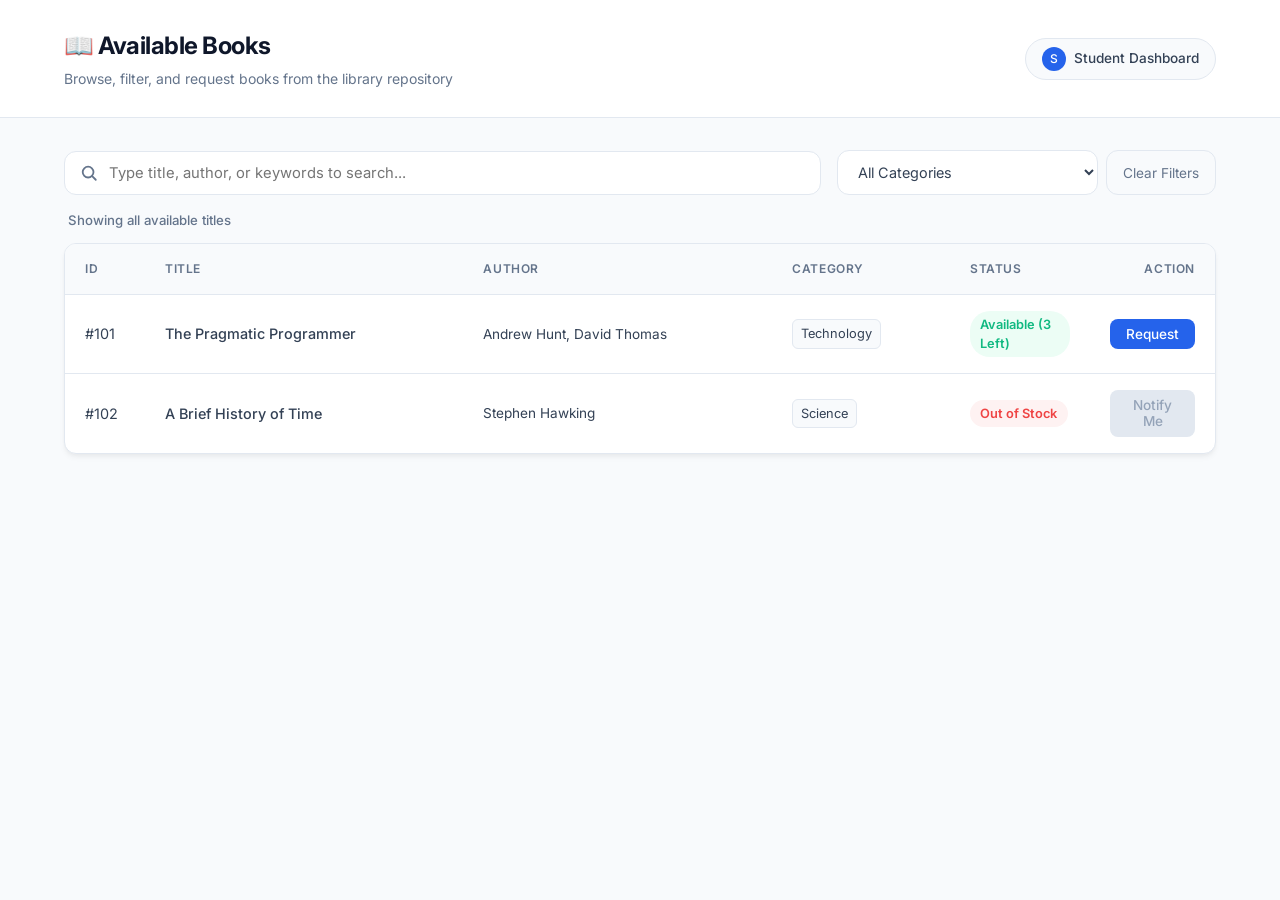
<file: frontend/student-books.html>
<!DOCTYPE html>
<html lang="en">
<head>
    <meta charset="UTF-8" />
    <meta name="viewport" content="width=device-width, initial-scale=1.0" />
    <title>Available Books · Student Portal</title>
    <link rel="stylesheet" href="css/student-books.css" />
    <link href="https://fonts.googleapis.com/css2?family=Inter:wght@300;400;500;600;700&display=swap" rel="stylesheet" />
</head>
<body>

    <header class="portal-header">
        <div class="container">
            <div class="header-content">
                <div>
                    <h1>📖 Available Books</h1>
                    <p>Browse, filter, and request books from the library repository</p>
                </div>
                <div class="user-badge">
                    <span class="avatar">S</span>
                    <span>Student Dashboard</span>
                </div>
            </div>
        </div>
    </header>

    <main class="container main-content">
        
        <section class="control-panel">
            <div class="search-box">
                <svg class="search-icon" width="18" height="18" viewBox="0 0 20 20" fill="none">
                    <circle cx="9" cy="9" r="6" stroke="currentColor" stroke-width="2"/>
                    <path d="M13.5 13.5L17.5 17.5" stroke="currentColor" stroke-width="2" stroke-linecap="round"/>
                </svg>
                <input type="text" id="search" placeholder="Type title, author, or keywords to search..." onkeyup="searchBook()" />
            </div>

            <div class="filter-group">
                <select id="categoryFilter" onchange="filterCategory()">
                    <option value="">All Categories</option>
                    <option value="Fiction">Fiction</option>
                    <option value="Non-Fiction">Non-Fiction</option>
                    <option value="Science">Science</option>
                    <option value="Technology">Technology</option>
                    <option value="Mathematics">Mathematics</option>
                </select>
                <button onclick="resetFilters()" class="btn-secondary">Clear Filters</button>
            </div>
        </section>

        <div class="results-meta">
            <span id="matchCounter">Showing all available titles</span>
        </div>

        <section class="table-card">
            <div class="table-wrapper">
                <table class="books-table">
                    <thead>
                        <tr>
                            <th width="80">ID</th>
                            <th>Title</th>
                            <th>Author</th>
                            <th>Category</th>
                            <th width="140">Status</th>
                            <th width="120" style="text-align: right;">Action</th>
                        </tr>
                    </thead>
                    <tbody id="bookTable">
                        <tr>
                            <td>#101</td>
                            <td class="font-medium">The Pragmatic Programmer</td>
                            <td class="text-muted">Andrew Hunt, David Thomas</td>
                            <td><span class="tag">Technology</span></td>
                            <td><span class="status-badge available">Available (3 Left)</span></td>
                            <td style="text-align: right;">
                                <button class="btn-action" onclick="requestBook(101)">Request</button>
                            </td>
                        </tr>
                        <tr>
                            <td>#102</td>
                            <td class="font-medium">A Brief History of Time</td>
                            <td class="text-muted">Stephen Hawking</td>
                            <td><span class="tag">Science</span></td>
                            <td><span class="status-badge unavailable">Out of Stock</span></td>
                            <td style="text-align: right;">
                                <button class="btn-action disabled" disabled>Notify Me</button>
                            </td>
                        </tr>
                    </tbody>
                </table>
            </div>
        </section>
    </main>

    <script src="js/student-books.js"></script>
</body>
</html>
</file>
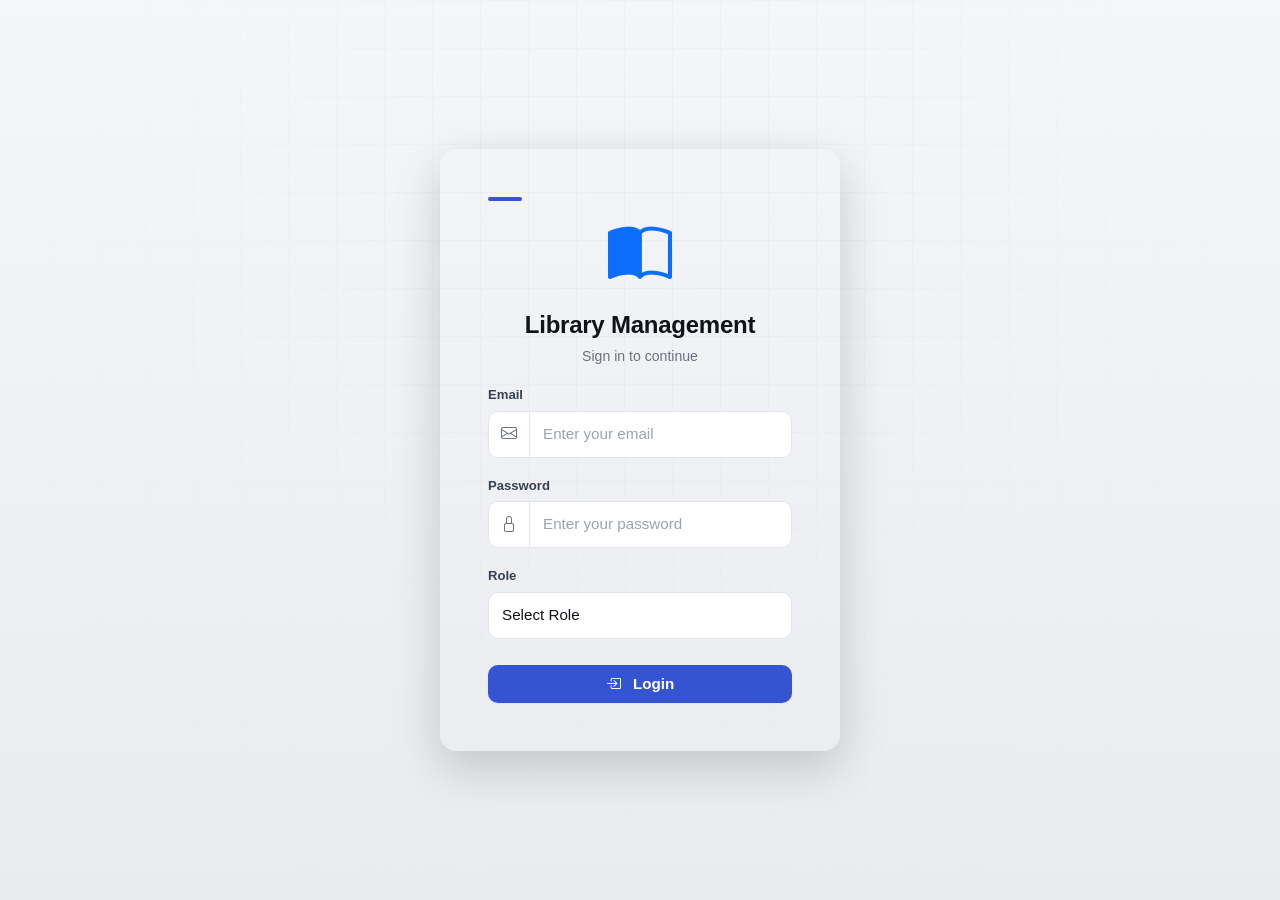
<file: frontend/student-dashboard.html>
<!DOCTYPE html>
<html lang="en">
<head>
    <meta charset="UTF-8" />
    <meta name="viewport" content="width=device-width, initial-scale=1.0" />
    <title>Student Dashboard · Library</title>
    <link rel="preconnect" href="https://fonts.googleapis.com">
    <link rel="preconnect" href="https://fonts.gstatic.com" crossorigin>
    <link href="https://fonts.googleapis.com/css2?family=Inter:wght@400;500;600;700&display=swap" rel="stylesheet">
    <link rel="stylesheet" href="css/dashboard.css" />
</head>
<body>

    <header class="main-header">
        <div class="header-left">
            <span class="logo-icon">📚</span>
            <h1>Library Management</h1>
        </div>
        <div class="header-right">
            <span class="welcome-text">Welcome, <span id="studentNameHeader">Student</span></span>
            <button class="btn logout-btn" onclick="logout()">Logout</button>
        </div>
    </header>

    <div class="dashboard-grid">

        <aside class="sidebar">
            <nav class="side-nav">
                <ul>
                    <li class="active">
                        <a href="#">
                            <span class="nav-icon">📊</span> 
                            <span>Dashboard</span>
                        </a>
                    </li>
                    <li>
                        <a href="profile.html">
                            <span class="nav-icon">👤</span> 
                            <span>Profile</span>
                        </a>
                    </li>
                    <li>
                        <a href="student-books.html">
                            <span class="nav-icon">📖</span> 
                            <span>Available Books</span>
                        </a>
                    </li>
                    <li>
                        <a href="borrow.html">
                            <span class="nav-icon">📥</span> 
                            <span>Borrowed Books</span>
                        </a>
                    </li>
                    <li>
                        <a href="return.html">
                            <span class="nav-icon">📤</span> 
                            <span>Return Book</span>
                        </a>
                    </li>
                    <li>
                        <a href="history.html">
                            <span class="nav-icon">📜</span> 
                            <span>Borrow History</span>
                        </a>
                    </li>
                </ul>
            </nav>
            <div class="sidebar-footer">
                <p>v2.0 · Student Portal</p>
            </div>
        </aside>

        <main class="main-content">

            <div class="welcome-banner">
                <div class="banner-text">
                    <h2>📚 Welcome back, <span id="studentNameBanner">Student</span>!</h2>
                    <p>Here's your library activity summary at a glance.</p>
                </div>
                <div class="member-badge">
                    <span>🎓 Active Member</span>
                </div>
            </div>

            <section class="stats-grid">
                <div class="stat-card">
                    <div class="stat-icon blue">📖</div>
                    <div class="stat-info">
                        <span class="value" id="booksBorrowed">0</span>
                        <span class="label">Books Borrowed</span>
                    </div>
                </div>
                <div class="stat-card">
                    <div class="stat-icon green">📗</div>
                    <div class="stat-info">
                        <span class="value" id="booksReturned">0</span>
                        <span class="label">Books Returned</span>
                    </div>
                </div>
                <div class="stat-card">
                    <div class="stat-icon orange">⏳</div>
                    <div class="stat-info">
                        <span class="value" id="pendingReturns">0</span>
                        <span class="label">Pending Returns</span>
                    </div>
                </div>
                <div class="stat-card">
                    <div class="stat-icon rose">💰</div>
                    <div class="stat-info">
                        <span class="value" id="studentFine">₹0</span>
                        <span class="label">Total Fine</span>
                    </div>
                </div>
            </section>

            <div class="action-bar">
                <button class="action-btn primary" onclick="location.href='student-books.html'">🔍 Browse Books</button>
                <button class="action-btn secondary" onclick="location.href='borrow.html'">📥 Borrow</button>
                <button class="action-btn outline" onclick="location.href='return.html'">📤 Return</button>
                <button class="action-btn outline" onclick="location.href='history.html'">📜 History</button>
            </div>

            <div class="content-panels">

                <section class="panel borrowed-panel">
                    <h2>📘 Currently Borrowed</h2>
                    <ul class="borrowed-list" id="currentBorrowed">
                        <li>
                            <span class="book-title">The Great Gatsby</span>
                            <span class="due-badge due-soon">Due in 2 days</span>
                        </li>
                        <li>
                            <span class="book-title">1984</span>
                            <span class="due-badge due-ok">Due in 7 days</span>
                        </li>
                        <li>
                            <span class="book-title">Dune</span>
                            <span class="due-badge overdue-badge">⚠️ Overdue</span>
                        </li>
                    </ul>
                    <a href="borrow.html" class="link-more">View all borrowed items →</a>
                </section>

                <section class="panel recommended-panel">
                    <h2>📌 Quick Navigation Matrix</h2>
                    <div class="quick-action-grid">
                        <div class="quick-item" onclick="location.href='student-books.html'">
                            <span class="quick-icon">🔍</span>
                            <span>Search Books</span>
                        </div>
                        <div class="quick-item" onclick="location.href='profile.html'">
                            <span class="quick-icon">👤</span>
                            <span>My Profile</span>
                        </div>
                        <div class="quick-item" onclick="location.href='history.html'">
                            <span class="quick-icon">📜</span>
                            <span>History Log</span>
                        </div>
                        <div class="quick-item" onclick="location.href='return.html'">
                            <span class="quick-icon">📤</span>
                            <span>Return Window</span>
                        </div>
                    </div>

                    <div class="notice-box">
                        <span class="notice-icon">📢</span>
                        <p>Return books on schedule to prevent compounding daily balance fines. <a href="return.html">Return items now</a></p>
                    </div>
                </section>
            </div>

            <footer class="main-footer">
                <p>© 2026 Library Management System · Student Dashboard Portal</p>
            </footer>

        </main>
    </div>

    <script src="js/student.js"></script>

</body>
</html>
</file>
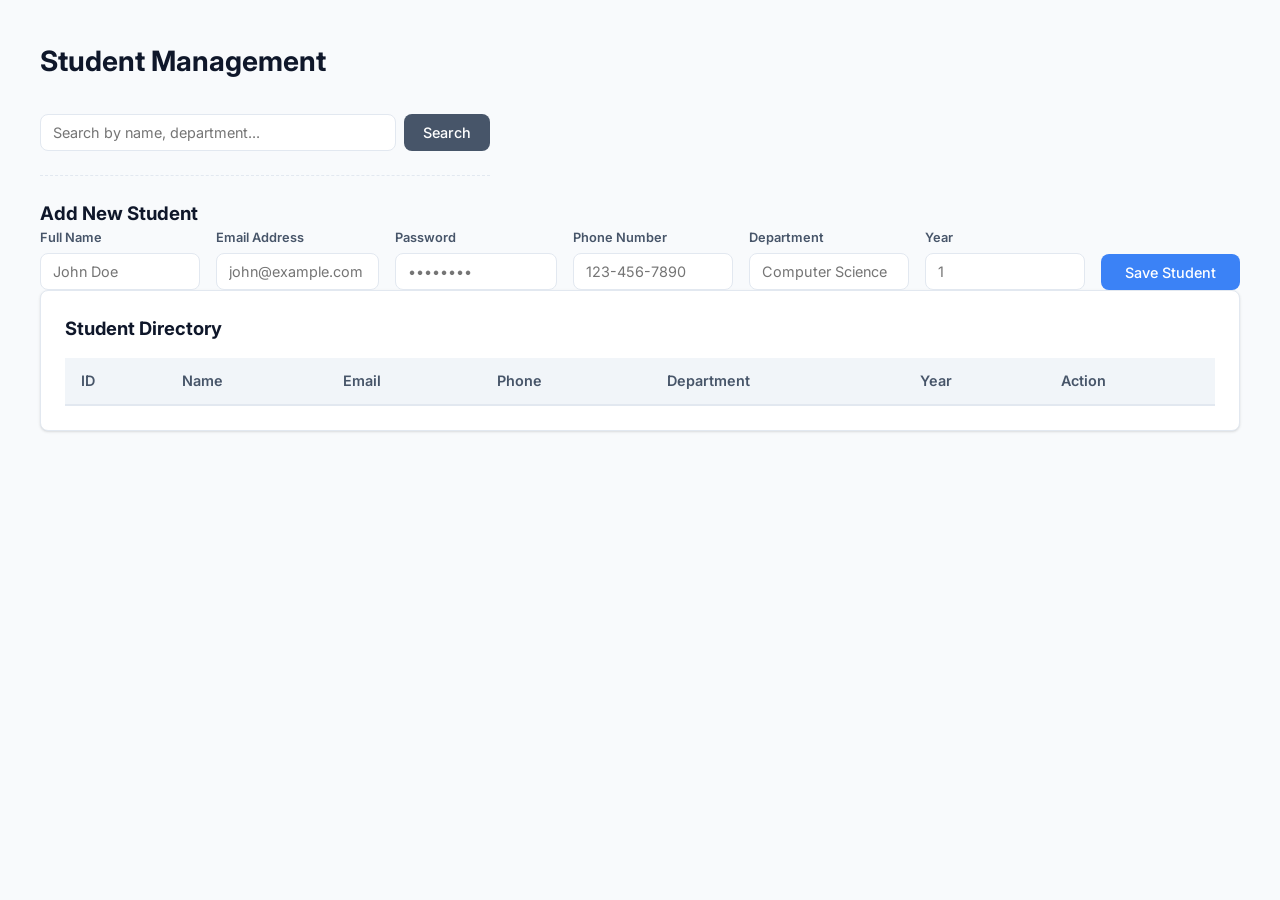
<file: frontend/students.html>
<!DOCTYPE html>
<html lang="en">
<head>
    <meta charset="UTF-8">
    <meta name="viewport" content="width=device-width, initial-scale=1.0">
    <title>Student Management System</title>
    <link rel="stylesheet" href="css/student.css">
    <link rel="preconnect" href="https://fonts.googleapis.com">
    <link rel="preconnect" href="https://fonts.gstatic.com" crossorigin>
    <link href="https://fonts.googleapis.com/css2?family=Inter:wght@400;500;600;700&display=swap" rel="stylesheet">
</head>
<body>

    <div class="container">
        <header>
            <h2>Student Management</h2>
        </header>

        <div class="search-container">
            <input type="text" id="search" placeholder="Search by name, department...">
            <button onclick="searchStudent()" class="btn btn-search">Search</button>
        </div>

        <div class="main-layout">
            
            <div class="card form-card">
                <h3>Add New Student</h3>
                <form id="studentForm">
                    <div class="form-group">
                        <label for="name">Full Name</label>
                        <input type="text" id="name" placeholder="John Doe" required>
                    </div>
                    
                    <div class="form-group">
                        <label for="email">Email Address</label>
                        <input type="email" id="email" placeholder="john@example.com" required>
                    </div>
                    
                    <div class="form-group">
                        <label for="password">Password</label>
                        <input type="password" id="password" placeholder="••••••••" required>
                    </div>
                    
                    <div class="form-group">
                        <label for="phone">Phone Number</label>
                        <input type="text" id="phone" placeholder="123-456-7890" required>
                    </div>
                    
                    <div class="form-group">
                        <label for="department">Department</label>
                        <input type="text" id="department" placeholder="Computer Science" required>
                    </div>
                    
                    <div class="form-group">
                        <label for="year">Year</label>
                        <input type="number" id="year" placeholder="1" min="1" max="4" required>
                    </div>
                    
                    <button type="submit" class="btn btn-submit">Save Student</button>
                </form>
            </div>

            <div class="card table-card">
                <h3>Student Directory</h3>
                <div class="table-responsive">
                    <table>
                        <thead>
                            <tr>
                                <th>ID</th>
                                <th>Name</th>
                                <th>Email</th>
                                <th>Phone</th>
                                <th>Department</th>
                                <th>Year</th>
                                <th>Action</th>
                            </tr>
                        </thead>
                        <tbody id="studentTable">
                            </tbody>
                    </table>
                </div>
            </div>

        </div>
    </div>

    <script src="js/students.js"></script>
</body>
</html>
</file>
<file: frontend/css/dashboard.css>
/* ==========================================================================
   1. GLOBAL RESET & UTILITIES
   ========================================================================== */
:root {
    --bg-main: #f8fafc;
    --bg-card: #ffffff;
    --border-color: #e2e8f0;
    
    /* Text Color Palette */
    --text-primary: #0f172a;
    --text-secondary: #475569;
    --text-light: #94a3b8;

    /* Theme Accents */
    --primary: #3b82f6;
    --primary-hover: #2563eb;
    --accent-blue: #0ea5e9;
    --accent-green: #10b981;
    --accent-orange: #f59e0b;
    --accent-rose: #f43f5e;

    /* Component Architecture */
    --sidebar-width: 260px;
    --header-height: 70px;
    --radius-lg: 12px;
    --radius-md: 8px;
    --radius-sm: 4px;
    --shadow-sm: 0 1px 3px rgba(0,0,0,0.05), 0 1px 2px rgba(0,0,0,0.05);
    --shadow-md: 0 4px 6px -1px rgba(0,0,0,0.05), 0 2px 4px -1px rgba(0,0,0,0.03);
    --transition: all 0.2s ease-in-out;
}

* {
    box-sizing: border-box;
    margin: 0;
    padding: 0;
}

body {
    font-family: 'Inter', system-ui, -apple-system, sans-serif;
    background-color: var(--bg-main);
    color: var(--text-primary);
    min-height: 100vh;
    overflow-x: hidden;
}

/* ==========================================================================
   2. TOP NAVIGATION HEADER
   ========================================================================== */
.main-header {
    height: var(--header-height);
    background-color: var(--bg-card);
    border-bottom: 1px solid var(--border-color);
    display: flex;
    justify-content: space-between;
    align-items: center;
    padding: 0 2rem;
    position: fixed;
    top: 0;
    left: 0;
    right: 0;
    z-index: 100;
}

.header-left {
    display: flex;
    align-items: center;
    gap: 0.75rem;
}

.header-left h1 {
    font-size: 1.25rem;
    font-weight: 700;
    color: var(--text-primary);
}

.logo-icon {
    font-size: 1.5rem;
}

.header-right {
    display: flex;
    align-items: center;
    gap: 1.5rem;
}

.welcome-text {
    font-size: 0.95rem;
    color: var(--text-secondary);
}

.welcome-text span {
    font-weight: 600;
    color: var(--text-primary);
}

/* Button Foundation */
.btn {
    font-family: inherit;
    font-size: 0.9rem;
    font-weight: 500;
    padding: 0.5rem 1rem;
    border: 1px solid transparent;
    border-radius: var(--radius-md);
    cursor: pointer;
    transition: var(--transition);
}

.logout-btn {
    background-color: transparent;
    border-color: var(--border-color);
    color: var(--text-secondary);
}

.logout-btn:hover {
    background-color: #f1f5f9;
    color: var(--accent-rose);
    border-color: #fee2e2;
}

/* ==========================================================================
   3. MASTER LAYOUT SYSTEM
   ========================================================================== */
.dashboard-grid {
    display: flex;
    margin-top: var(--header-height);
    min-height: calc(100vh - var(--header-height));
}

/* Sidebar Navigation Drawer */
.sidebar {
    width: var(--sidebar-width);
    background-color: var(--bg-card);
    border-right: 1px solid var(--border-color);
    position: fixed;
    top: var(--header-height);
    bottom: 0;
    left: 0;
    display: flex;
    flex-direction: column;
    justify-content: space-between;
    padding: 2rem 1rem 1rem 1rem;
    z-index: 90;
}

.side-nav ul {
    list-style: none;
}

.side-nav li {
    margin-bottom: 0.4rem;
}

.side-nav a {
    display: flex;
    align-items: center;
    gap: 0.75rem;
    padding: 0.75rem 1rem;
    color: var(--text-secondary);
    text-decoration: none;
    font-size: 0.95rem;
    font-weight: 500;
    border-radius: var(--radius-md);
    transition: var(--transition);
}

.side-nav a:hover {
    background-color: #f1f5f9;
    color: var(--text-primary);
}

.side-nav li.active a {
    background-color: #eff6ff;
    color: var(--primary);
    font-weight: 600;
}

.nav-icon {
    font-size: 1.1rem;
}

.sidebar-footer {
    font-size: 0.8rem;
    color: var(--text-light);
    text-align: center;
    padding-top: 1rem;
    border-top: 1px dashed var(--border-color);
}

/* Main Canvas Content Wrapper */
.main-content {
    flex: 1;
    margin-left: var(--sidebar-width);
    padding: 2rem;
    max-width: calc(100vw - var(--sidebar-width));
}

/* ==========================================================================
   4. DASHBOARD BLOCKS & ELEMENTS
   ========================================================================== */

/* Welcome Greeting Banner */
.welcome-banner {
    background: linear-gradient(135deg, #1e3a8a 0%, #3b82f6 100%);
    color: white;
    padding: 2rem;
    border-radius: var(--radius-lg);
    display: flex;
    justify-content: space-between;
    align-items: center;
    box-shadow: var(--shadow-md);
    margin-bottom: 2rem;
}

.welcome-banner h2 {
    font-size: 1.5rem;
    font-weight: 600;
    margin-bottom: 0.25rem;
}

.welcome-banner p {
    color: #bfdbfe;
    font-size: 0.95rem;
}

.member-badge span {
    background-color: rgba(255, 255, 255, 0.15);
    padding: 0.5rem 1rem;
    border-radius: 50px;
    font-size: 0.85rem;
    font-weight: 600;
    backdrop-filter: blur(4px);
    border: 1px solid rgba(255, 255, 255, 0.2);
}

/* Statistics Track Grid Matrix */
.stats-grid {
    display: grid;
    grid-template-columns: repeat(auto-fit, minmax(220px, 1fr));
    gap: 1.5rem;
    margin-bottom: 2rem;
}

.stat-card {
    background-color: var(--bg-card);
    border: 1px solid var(--border-color);
    border-radius: var(--radius-lg);
    padding: 1.25rem;
    display: flex;
    align-items: center;
    gap: 1rem;
    box-shadow: var(--shadow-sm);
}

.stat-icon {
    width: 48px;
    height: 48px;
    border-radius: var(--radius-md);
    display: flex;
    align-items: center;
    justify-content: center;
    font-size: 1.35rem;
}

/* Color variations mapped to specific contexts */
.stat-icon.blue { background-color: #e0f2fe; color: var(--accent-blue); }
.stat-icon.green { background-color: #dcfce7; color: var(--accent-green); }
.stat-icon.orange { background-color: #fef3c7; color: var(--accent-orange); }
.stat-icon.rose { background-color: #ffe4e6; color: var(--accent-rose); }

.stat-info {
    display: flex;
    flex-direction: column;
}

.stat-value {
    font-size: 1.5rem;
    font-weight: 700;
    color: var(--text-primary);
    line-height: 1.2;
}

.stat-label {
    font-size: 0.85rem;
    color: var(--text-secondary);
    margin-top: 0.15rem;
}

/* Primary Top Layout Action Deck */
.action-bar {
    display: flex;
    gap: 1rem;
    margin-bottom: 2rem;
    flex-wrap: wrap;
}

.action-btn {
    font-family: inherit;
    font-size: 0.9rem;
    font-weight: 600;
    padding: 0.65rem 1.25rem;
    border: 1px solid transparent;
    border-radius: var(--radius-md);
    cursor: pointer;
    transition: var(--transition);
}

.action-btn.primary { background-color: var(--primary); color: white; }
.action-btn.primary:hover { background-color: var(--primary-hover); }

.action-btn.secondary { background-color: #f1f5f9; color: var(--text-primary); }
.action-btn.secondary:hover { background-color: #e2e8f0; }

.action-btn.outline { background-color: transparent; border-color: var(--border-color); color: var(--text-secondary); }
.action-btn.outline:hover { background-color: #f8fafc; color: var(--text-primary); border-color: var(--text-light); }

/* ==========================================================================
   5. TWO PANEL STRUCTURAL SECTIONS
   ========================================================================== */
.content-panels {
    display: grid;
    grid-template-columns: repeat(auto-fit, minmax(450px, 1fr));
    gap: 2rem;
    margin-bottom: 2rem;
}

.panel {
    background-color: var(--bg-card);
    border: 1px solid var(--border-color);
    border-radius: var(--radius-lg);
    padding: 1.5rem;
    box-shadow: var(--shadow-sm);
}

.panel h2 {
    font-size: 1.15rem;
    font-weight: 600;
    margin-bottom: 1.25rem;
    color: var(--text-primary);
}

/* Left Panel Elements: Borrow lists */
.borrowed-list {
    list-style: none;
    display: flex;
    flex-direction: column;
    gap: 1rem;
    margin-bottom: 1.25rem;
}

.borrowed-list li {
    display: flex;
    justify-content: space-between;
    align-items: center;
    padding: 0.85rem 1rem;
    background-color: #f8fafc;
    border: 1px solid var(--border-color);
    border-radius: var(--radius-md);
}

.book-title {
    font-weight: 500;
    font-size: 0.95rem;
    color: var(--text-primary);
}

/* Badge Context Flags */
.due-badge {
    font-size: 0.8rem;
    font-weight: 600;
    padding: 0.25rem 0.65rem;
    border-radius: var(--radius-sm);
}
.due-badge.due-soon { background-color: #fef3c7; color: #d97706; }
.due-badge.due-ok { background-color: #e0f2fe; color: #0369a1; }
.due-badge.overdue-badge { background-color: #ffe4e6; color: #e11d48; }

.link-more {
    display: inline-block;
    font-size: 0.9rem;
    color: var(--primary);
    text-decoration: none;
    font-weight: 500;
    transition: var(--transition);
}
.link-more:hover {
    color: var(--primary-hover);
    text-decoration: underline;
}

/* Right Panel Elements: Quick actions Matrix grid */
.quick-action-grid {
    display: grid;
    grid-template-columns: repeat(2, 1fr);
    gap: 1rem;
    margin-bottom: 1.5rem;
}

.quick-item {
    border: 1px solid var(--border-color);
    border-radius: var(--radius-md);
    padding: 1rem;
    display: flex;
    flex-direction: column;
    align-items: center;
    gap: 0.5rem;
    cursor: pointer;
    transition: var(--transition);
    background-color: #fff;
}

.quick-item:hover {
    border-color: var(--primary);
    background-color: #f8fafc;
    transform: translateY(-2px);
    box-shadow: var(--shadow-sm);
}

.quick-icon {
    font-size: 1.5rem;
}

.quick-item span:last-child {
    font-size: 0.9rem;
    font-weight: 500;
    color: var(--text-secondary);
}

/* Interactive Notice Box banner */
.notice-box {
    display: flex;
    align-items: flex-start;
    gap: 0.75rem;
    background-color: #fef3c7;
    border: 1px solid #fde68a;
    padding: 1rem;
    border-radius: var(--radius-md);
}

.notice-box span { font-size: 1.2rem; line-height: 1.2;}

.notice-box p {
    font-size: 0.85rem;
    color: #92400e;
}

.notice-box a {
    color: #b45309;
    font-weight: 600;
    text-decoration: underline;
}

/* ==========================================================================
   6. GLOBAL APP FOOTER
   ========================================================================== */
.main-footer {
    text-align: center;
    padding: 1.5rem 0 0 0;
    border-top: 1px solid var(--border-color);
    margin-top: 2rem;
}

.main-footer p {
    font-size: 0.85rem;
    color: var(--text-light);
}

/* ==========================================================================
   7. VIEWPORT RESPONSIVENESS OVERRIDES
   ========================================================================== */
@media (max-width: 992px) {
    .sidebar {
        width: 70px;
        padding: 2rem 0.5rem 1rem 0.5rem;
    }
    
    .sidebar .nav-icon {
        font-size: 1.4rem;
        margin: 0 auto;
    }
    
    .side-nav a span:not(.nav-icon),
    .sidebar-footer {
        display: none; /* Collapses text strings on tight breakpoints */
    }
    
    .main-content {
        margin-left: 70px;
        max-width: calc(100vw - 70px);
    }
}

@media (max-width: 768px) {
    .dashboard-grid {
        flex-direction: column;
    }
    
    .sidebar {
        position: static;
        width: 100%;
        height: auto;
        border-right: none;
        border-bottom: 1px solid var(--border-color);
        padding: 1rem;
    }
    
    .side-nav ul {
        display: flex;
        flex-wrap: wrap;
        justify-content: space-around;
        gap: 0.5rem;
    }
    
    .side-nav a span:not(.nav-icon) {
        display: inline; /* Restores display inline on phone setups */
    }
    
    .main-content {
        margin-left: 0;
        max-width: 100%;
        padding: 1rem;
    }
    
    .welcome-banner {
        flex-direction: column;
        align-items: flex-start;
        gap: 1rem;
    }
    
    .content-panels {
        grid-template-columns: 1fr;
    }
}
</file>
<file: frontend/css/books.css>
/* ==========================================================================
   1. DESIGN SYSTEM VARIABLES & RESET
   ========================================================================== */
:root {
    --primary: #2563eb;
    --primary-hover: #1d4ed8;
    --primary-light: #eff6ff;
    --success: #10b981;
    --danger: #ef4444;
    --danger-hover: #dc2626;
    --dark: #0f172a;
    --text-main: #334155;
    --text-muted: #64748b;
    --bg-main: #f8fafc;
    --bg-card: #ffffff;
    --border: #e2e8f0;
    --radius-sm: 6px;
    --radius-md: 10px;
    --radius-lg: 16px;
    --shadow-sm: 0 1px 3px rgba(0, 0, 0, 0.05);
    --shadow-md: 0 4px 6px -1px rgba(0, 0, 0, 0.05), 0 2px 4px -1px rgba(0, 0, 0, 0.03);
    --shadow-lg: 0 10px 15px -3px rgba(0, 0, 0, 0.04), 0 4px 6px -4px rgba(0, 0, 0, 0.02);
    --transition: all 0.25s cubic-bezier(0.4, 0, 0.2, 1);
}

* {
    margin: 0;
    padding: 0;
    box-sizing: border-box;
}

body {
    font-family: 'Inter', sans-serif;
    background-color: var(--bg-main);
    color: var(--text-main);
    line-height: 1.5;
    -webkit-font-smoothing: antialiased;
}

.container {
    width: 100%;
    max-width: 1280px;
    margin: 0 auto;
    padding: 0 1.5rem;
}

/* ==========================================================================
   2. NAVIGATION BAR
   ========================================================================== */
.navbar {
    background-color: var(--bg-card);
    border-bottom: 1px solid var(--border);
    position: sticky;
    top: 0;
    z-index: 100;
    height: 70px;
    display: flex;
    align-items: center;
    transition: var(--transition);
}

.navbar.scrolled {
    box-shadow: var(--shadow-md);
}

.navbar .container {
    display: flex;
    justify-content: space-between;
    align-items: center;
}

.nav-brand {
    display: flex;
    align-items: center;
    gap: 0.75rem;
    text-decoration: none;
}

.brand-name {
    font-size: 1.25rem;
    font-weight: 700;
    color: var(--dark);
    letter-spacing: -0.025em;
}

.brand-name span {
    color: var(--primary);
}

.nav-links {
    display: flex;
    align-items: center;
    gap: 1.5rem;
}

.nav-links a {
    text-decoration: none;
    color: var(--text-muted);
    font-weight: 500;
    font-size: 0.95rem;
    padding: 0.5rem 0.75rem;
    border-radius: var(--radius-sm);
    transition: var(--transition);
}

.nav-links a:hover:not(.btn-login-nav) {
    color: var(--primary);
    background-color: var(--primary-light);
}

.nav-links a.active {
    color: var(--primary);
    background-color: var(--primary-light);
    font-weight: 600;
}

.nav-links .btn-login-nav {
    color: var(--danger);
    background-color: #fef2f2;
    border: 1px solid #fee2e2;
}

.nav-links .btn-login-nav:hover {
    background-color: var(--danger);
    color: white;
}

.mobile-menu-toggle {
    display: none;
    background: none;
    border: none;
    cursor: pointer;
    flex-direction: column;
    gap: 5px;
}

.mobile-menu-toggle span {
    width: 24px;
    height: 2px;
    background-color: var(--dark);
    transition: var(--transition);
}

/* ==========================================================================
   3. MAIN LAYOUT GRID
   ========================================================================== */
.books-section {
    padding: 3rem 0;
}

.books-grid {
    display: grid;
    grid-template-columns: 380px 1fr;
    gap: 2rem;
    align-items: start;
}

/* Common Panels Card Styling */
.add-book-panel, .books-list-panel {
    background-color: var(--bg-card);
    border: 1px solid var(--border);
    border-radius: var(--radius-lg);
    box-shadow: var(--shadow-sm);
    overflow: hidden;
}

.panel-header {
    padding: 1.5rem;
    border-bottom: 1px solid var(--border);
}

.panel-header h2 {
    font-size: 1.25rem;
    font-weight: 700;
    color: var(--dark);
    margin-bottom: 0.25rem;
}

.panel-header p {
    font-size: 0.875rem;
    color: var(--text-muted);
}

/* ==========================================================================
   4. FORM ELEMENTS
   ========================================================================== */
.book-form {
    padding: 1.5rem;
    display: flex;
    flex-direction: column;
    gap: 1.25rem;
}

.form-row {
    display: flex;
    gap: 1rem;
}

.form-group {
    flex: 1;
    display: flex;
    flex-direction: column;
    gap: 0.5rem;
}

.form-group label {
    font-size: 0.85rem;
    font-weight: 600;
    color: var(--text-main);
}

.form-group input,
.form-group select {
    width: 100%;
    padding: 0.65rem 0.85rem;
    font-family: inherit;
    font-size: 0.9rem;
    border: 1px solid var(--border);
    border-radius: var(--radius-md);
    background-color: #fff;
    color: var(--dark);
    transition: var(--transition);
}

.form-group input:focus,
.form-group select:focus {
    outline: none;
    border-color: var(--primary);
    box-shadow: 0 0 0 3px rgba(37, 99, 235, 0.15);
}

.form-group input::placeholder {
    color: #cbd5e1;
}

.form-actions {
    display: flex;
    gap: 0.75rem;
    margin-top: 0.5rem;
}

/* BUTTONS */
button {
    cursor: pointer;
    font-family: inherit;
    font-weight: 500;
    display: inline-flex;
    align-items: center;
    justify-content: center;
    gap: 0.5rem;
    transition: var(--transition);
}

.btn-primary {
    flex: 2;
    background-color: var(--primary);
    color: white;
    border: none;
    padding: 0.75rem 1rem;
    border-radius: var(--radius-md);
    font-weight: 600;
    font-size: 0.95rem;
}

.btn-primary:hover {
    background-color: var(--primary-hover);
}

.btn-secondary {
    flex: 1;
    background-color: transparent;
    color: var(--text-muted);
    border: 1px solid var(--border);
    padding: 0.75rem 1rem;
    border-radius: var(--radius-md);
}

.btn-secondary:hover {
    background-color: #f1f5f9;
    color: var(--dark);
}

/* ==========================================================================
   5. SEARCH & STATISTICS SECTION
   ========================================================================== */
.search-section {
    padding: 1.5rem;
    background-color: #fafafa;
    border-bottom: 1px solid var(--border);
    display: flex;
    flex-direction: column;
    gap: 1rem;
}

.search-wrapper {
    display: flex;
    gap: 0.5rem;
}

.search-wrapper input {
    flex: 1;
    padding: 0.65rem 1rem;
    font-family: inherit;
    font-size: 0.9rem;
    border: 1px solid var(--border);
    border-radius: var(--radius-md);
    background-color: #fff;
    transition: var(--transition);
}

.search-wrapper input:focus {
    outline: none;
    border-color: var(--primary);
}

.btn-search {
    background-color: var(--dark);
    color: white;
    border: none;
    padding: 0 1.25rem;
    border-radius: var(--radius-md);
    font-size: 0.9rem;
}

.btn-search:hover {
    background-color: #1e293b;
}

.btn-reset {
    background-color: white;
    border: 1px solid var(--border);
    color: var(--text-main);
    padding: 0 1rem;
    border-radius: var(--radius-md);
    font-size: 0.9rem;
}

.btn-reset:hover {
    background-color: #f1f5f9;
}

.book-stats {
    display: flex;
    gap: 1rem;
}

.book-stats span {
    font-size: 0.85rem;
    font-weight: 600;
    padding: 0.35rem 0.75rem;
    border-radius: 20px;
}

#totalBooksDisplay {
    background-color: #f1f5f9;
    color: var(--text-muted);
}

#availableBooksDisplay {
    background-color: #ecfdf5;
    color: var(--success);
}

/* ==========================================================================
   6. DATA TABLE STYLING
   ========================================================================== */
.table-wrapper {
    overflow-x: auto;
}

.books-table {
    width: 100%;
    border-collapse: collapse;
    text-align: left;
    font-size: 0.9rem;
}

.books-table th {
    background-color: #f8fafc;
    color: var(--text-muted);
    font-weight: 600;
    text-transform: uppercase;
    font-size: 0.75rem;
    letter-spacing: 0.05em;
    padding: 1rem 1.5rem;
    border-bottom: 1px solid var(--border);
}

.books-table td {
    padding: 1rem 1.5rem;
    border-bottom: 1px solid var(--border);
    color: var(--text-main);
}

.books-table tr:last-child td {
    border-bottom: none;
}

.books-table tr:hover td {
    background-color: #f8fafc;
}

/* Table Inline Action Badges/Buttons */
.books-table .btn-edit {
    color: var(--primary);
    background: none;
    border: none;
    font-weight: 600;
    font-size: 0.85rem;
    margin-right: 0.75rem;
}

.books-table .btn-delete {
    color: var(--danger);
    background: none;
    border: none;
    font-weight: 600;
    font-size: 0.85rem;
}

.books-table .btn-edit:hover, 
.books-table .btn-delete:hover {
    text-decoration: underline;
}

/* ==========================================================================
   7. FOOTER SECTION
   ========================================================================== */
.main-footer {
    background-color: var(--dark);
    color: #94a3b8;
    padding: 4rem 0 2rem 0;
    margin-top: 5rem;
}

.footer-grid {
    display: grid;
    grid-template-columns: 2fr 1fr 1fr;
    gap: 4rem;
    margin-bottom: 3rem;
}

.footer-brand .brand-name {
    color: white;
    margin-top: 0.5rem;
    display: inline-block;
}

.footer-brand p {
    margin-top: 0.5rem;
    font-size: 0.875rem;
}

.footer-links-group h4 {
    color: white;
    font-size: 0.95rem;
    font-weight: 600;
    margin-bottom: 1.25rem;
}

.footer-links-group a {
    display: block;
    color: #94a3b8;
    text-decoration: none;
    font-size: 0.9rem;
    margin-bottom: 0.75rem;
    transition: var(--transition);
}

.footer-links-group a:hover {
    color: white;
}

.footer-bottom {
    border-top: 1px solid #334155;
    padding-top: 1.5rem;
    text-align: center;
    font-size: 0.85rem;
}

/* ==========================================================================
   8. RESPONSIVE DESIGN BREAKPOINTS
   ========================================================================== */
@media (max-width: 1024px) {
    .books-grid {
        grid-template-columns: 1fr;
    }
    .footer-grid {
        grid-template-columns: 1fr 1fr;
        gap: 2rem;
    }
}

@media (max-width: 768px) {
    .mobile-menu-toggle {
        display: flex;
    }
    
    .nav-links {
        display: none;
        position: absolute;
        top: 70px;
        left: 0;
        width: 100%;
        background-color: var(--bg-card);
        flex-direction: column;
        padding: 1.5rem;
        box-shadow: var(--shadow-lg);
        border-bottom: 1px solid var(--border);
        gap: 1rem;
    }
    
    .nav-links.active {
        display: flex;
    }
    
    .form-row {
        flex-direction: column;
    }
    
    .search-wrapper {
        flex-direction: column;
    }
    
    .footer-grid {
        grid-template-columns: 1fr;
    }
    
    /* Animation for burger menu toggle */
    .mobile-menu-toggle.active span:nth-child(1) {
        transform: translateY(7px) rotate(45deg);
    }
    .mobile-menu-toggle.active span:nth-child(2) {
        opacity: 0;
    }
    .mobile-menu-toggle.active span:nth-child(3) {
        transform: translateY(-7px) rotate(-45deg);
    }
}
</file>
<file: frontend/css/borrow.css>
/* ==========================================================================
   1. CORE UI LAYOUT VARIABLES
   ========================================================================== */
:root {
    --primary: #2563eb;
    --primary-hover: #1d4ed8;
    --primary-light: #eff6ff;
    --success: #10b981;
    --dark: #0f172a;
    --text-main: #334155;
    --text-muted: #64748b;
    --bg-main: #f8fafc;
    --bg-card: #ffffff;
    --border: #e2e8f0;
    --radius: 12px;
    --shadow: 0 10px 15px -3px rgba(0, 0, 0, 0.04), 0 4px 6px -4px rgba(0, 0, 0, 0.02);
    --transition: all 0.2s ease-in-out;
}

* {
    margin: 0;
    padding: 0;
    box-sizing: border-box;
}

body {
    font-family: 'Inter', sans-serif;
    background-color: var(--bg-main);
    color: var(--text-main);
    line-height: 1.5;
}

.container {
    width: 100%;
    max-width: 1200px;
    margin: 0 auto;
    padding: 0 1.5rem;
}

/* ==========================================================================
   2. REFINED HEADER
   ========================================================================== */
.portal-header {
    background-color: var(--bg-card);
    border-bottom: 1px solid var(--border);
    padding: 1.75rem 0;
    margin-bottom: 3rem;
}

.header-content {
    display: flex;
    justify-content: space-between;
    align-items: center;
}

.portal-header h1 {
    font-size: 1.5rem;
    font-weight: 700;
    color: var(--dark);
    letter-spacing: -0.02em;
}

.portal-header p {
    font-size: 0.875rem;
    color: var(--text-muted);
    margin-top: 0.25rem;
}

.user-badge {
    display: flex;
    align-items: center;
    gap: 0.5rem;
    background: var(--bg-main);
    padding: 0.5rem 1rem;
    border-radius: 30px;
    font-size: 0.85rem;
    font-weight: 500;
    border: 1px solid var(--border);
}

.user-badge .avatar {
    width: 24px;
    height: 24px;
    background: var(--primary);
    color: #fff;
    border-radius: 50%;
    display: flex;
    align-items: center;
    justify-content: center;
    font-size: 0.75rem;
}

/* ==========================================================================
   3. CHECKOUT LAYOUT & CARD ELEVATION
   ========================================================================== */
.confirmation-layout {
    display: flex;
    justify-content: center;
    align-items: center;
    min-height: 50vh;
}

.confirmation-card {
    background: var(--bg-card);
    border: 1px solid var(--border);
    border-radius: 16px;
    box-shadow: var(--shadow);
    max-width: 480px;
    width: 100%;
    padding: 2.5rem;
    text-align: center;
}

.card-icon-wrapper {
    width: 60px;
    height: 60px;
    background-color: var(--primary-light);
    border-radius: 50%;
    display: flex;
    align-items: center;
    justify-content: center;
    margin: 0 auto 1.25rem auto;
}

.card-icon {
    font-size: 1.75rem;
}

.confirmation-card h2 {
    font-size: 1.25rem;
    font-weight: 600;
    color: var(--dark);
    margin-bottom: 1.5rem;
}

/* Data Metadata Summary Rows */
.summary-panel {
    background: #f8fafc;
    border: 1px solid var(--border);
    border-radius: var(--radius);
    padding: 1.25rem;
    margin-bottom: 1.5rem;
    text-align: left;
}

.summary-row {
    display: flex;
    justify-content: space-between;
    align-items: center;
    padding: 0.75rem 0;
    border-bottom: 1px solid #f1f5f9;
}

.summary-row:last-child {
    border-bottom: none;
}

.summary-label {
    font-size: 0.875rem;
    color: var(--text-muted);
}

.summary-value {
    font-size: 0.9rem;
    color: var(--dark);
}

.text-primary {
    color: var(--primary) !important;
    font-weight: 600;
}

.font-medium { font-weight: 500; }
.font-mono { font-family: monospace; font-size: 0.9rem; }

.id-badge {
    background-color: #fff;
    padding: 0.25rem 0.5rem;
    border: 1px solid var(--border);
    border-radius: 6px;
    color: var(--dark);
    font-weight: 600;
}

/* ==========================================================================
   4. POLICIES & NOTIFICATION CONTAINER
   ========================================================================== */
.notice-box {
    background-color: #fffbeb;
    border: 1px solid #fef3c7;
    border-radius: var(--radius);
    padding: 1rem;
    text-align: left;
    margin-bottom: 2rem;
}

.notice-box h4 {
    color: #b45309;
    font-size: 0.85rem;
    font-weight: 600;
    margin-bottom: 0.35rem;
}

.notice-box ul {
    padding-left: 1.15rem;
    font-size: 0.8rem;
    color: #78350f;
}

.notice-box li {
    margin-bottom: 0.25rem;
}

/* ==========================================================================
   5. ACTION SYSTEM BUTTONS
   ========================================================================== */
.confirmation-actions {
    display: flex;
    flex-direction: column;
    gap: 0.75rem;
}

.btn-action {
    background-color: var(--primary);
    color: white;
    border: none;
    padding: 0.85rem 1.5rem;
    border-radius: var(--radius);
    font-weight: 600;
    font-size: 0.95rem;
    cursor: pointer;
    transition: var(--transition);
}

.btn-action:hover {
    background-color: var(--primary-hover);
}

.btn-full {
    width: 100%;
}

.btn-cancel {
    display: inline-block;
    text-decoration: none;
    color: var(--text-muted);
    font-size: 0.9rem;
    font-weight: 500;
    padding: 0.5rem;
    transition: var(--transition);
}

.btn-cancel:hover {
    color: var(--dark);
}
</file>
<file: frontend/css/history.css>
/* ==========================================================================
   1. CORE DESIGN VARIABLES
   ========================================================================== */
:root {
    --primary: #2563eb;
    --primary-light: #eff6ff;
    --success: #10b981;
    --success-light: #ecfdf5;
    --danger: #ef4444;
    --danger-light: #fef2f2;
    --dark: #0f172a;
    --text-main: #334155;
    --text-muted: #64748b;
    --bg-main: #f8fafc;
    --bg-card: #ffffff;
    --border: #e2e8f0;
    --radius: 12px;
    --shadow: 0 4px 6px -1px rgba(0, 0, 0, 0.05), 0 2px 4px -1px rgba(0, 0, 0, 0.03);
    --transition: all 0.2s ease;
}

* {
    margin: 0;
    padding: 0;
    box-sizing: border-box;
}

body {
    font-family: 'Inter', sans-serif;
    background-color: var(--bg-main);
    color: var(--text-main);
    line-height: 1.5;
    padding-bottom: 4rem;
}

.container {
    width: 100%;
    max-width: 1200px;
    margin: 0 auto;
    padding: 0 1.5rem;
}

/* ==========================================================================
   2. REFINED DASHBOARD HEADER
   ========================================================================== */
.portal-header {
    background-color: var(--bg-card);
    border-bottom: 1px solid var(--border);
    padding: 1.75rem 0;
    margin-bottom: 2rem;
}

.header-content {
    display: flex;
    justify-content: space-between;
    align-items: center;
}

.portal-header h1 {
    font-size: 1.5rem;
    font-weight: 700;
    color: var(--dark);
    letter-spacing: -0.02em;
}

.portal-header p {
    font-size: 0.875rem;
    color: var(--text-muted);
    margin-top: 0.25rem;
}

.user-badge {
    display: flex;
    align-items: center;
    gap: 0.5rem;
    background: var(--bg-main);
    padding: 0.5rem 1rem;
    border-radius: 30px;
    font-size: 0.85rem;
    font-weight: 500;
    border: 1px solid var(--border);
}

.user-badge .avatar {
    width: 24px;
    height: 24px;
    background: var(--primary);
    color: #fff;
    border-radius: 50%;
    display: flex;
    align-items: center;
    justify-content: center;
    font-size: 0.75rem;
}

/* ==========================================================================
   3. STATISTICS METRIC TILES
   ========================================================================== */
.stats-grid {
    display: grid;
    grid-template-columns: repeat(3, 1fr);
    gap: 1.25rem;
    margin-bottom: 2rem;
}

.stat-card {
    background: var(--bg-card);
    border: 1px solid var(--border);
    border-radius: var(--radius);
    padding: 1.25rem;
    box-shadow: var(--shadow);
    display: flex;
    flex-direction: column;
    gap: 0.25rem;
}

.stat-title {
    font-size: 0.8rem;
    font-weight: 600;
    text-transform: uppercase;
    color: var(--text-muted);
    letter-spacing: 0.025em;
}

.stat-value {
    font-size: 1.5rem;
    font-weight: 700;
    color: var(--dark);
}

.text-primary { color: var(--primary); }
.text-danger { color: var(--danger); }

/* ==========================================================================
   4. FILTERS & SEARCH MODULE
   ========================================================================== */
.control-panel {
    display: grid;
    grid-template-columns: 3fr 1fr;
    gap: 1rem;
    margin-bottom: 1rem;
}

.search-box {
    position: relative;
    display: flex;
    align-items: center;
}

.search-box input {
    width: 100%;
    padding: 0.75rem 1rem 0.75rem 2.75rem;
    font-family: inherit;
    font-size: 0.925rem;
    background: var(--bg-card);
    border: 1px solid var(--border);
    border-radius: var(--radius);
    color: var(--dark);
    transition: var(--transition);
}

.search-box input:focus {
    outline: none;
    border-color: var(--primary);
    box-shadow: 0 0 0 3px rgba(37, 99, 235, 0.12);
}

.search-icon {
    position: absolute;
    left: 1rem;
    color: var(--text-muted);
    pointer-events: none;
}

.filter-group select {
    width: 100%;
    padding: 0.75rem 1rem;
    font-family: inherit;
    font-size: 0.9rem;
    background: var(--bg-card);
    border: 1px solid var(--border);
    border-radius: var(--radius);
    color: var(--text-main);
    cursor: pointer;
}

/* ==========================================================================
   5. HISTORY LOG TABLE DATA
   ========================================================================== */
.table-card {
    background: var(--bg-card);
    border: 1px solid var(--border);
    border-radius: var(--radius);
    box-shadow: var(--shadow);
    overflow: hidden;
}

.table-wrapper {
    overflow-x: auto;
}

.books-table {
    width: 100%;
    border-collapse: collapse;
    text-align: left;
    font-size: 0.9rem;
}

.books-table th {
    background-color: #f8fafc;
    color: var(--text-muted);
    font-weight: 600;
    text-transform: uppercase;
    font-size: 0.75rem;
    letter-spacing: 0.05em;
    padding: 1rem 1.25rem;
    border-bottom: 1px solid var(--border);
}

.books-table td {
    padding: 1.1rem 1.25rem;
    border-bottom: 1px solid var(--border);
    color: var(--text-main);
}

.books-table tr:last-child td {
    border-bottom: none;
}

.books-table tr:hover td {
    background-color: #f8fafc;
}

/* Utility Design Nodes */
.font-medium { font-weight: 500; color: var(--dark); }
.text-muted { color: var(--text-muted); }
.italic { font-style: italic; font-size: 0.85rem; }

/* Dynamic Colored Status Badges */
.status-badge {
    display: inline-flex;
    align-items: center;
    padding: 0.25rem 0.65rem;
    border-radius: 20px;
    font-size: 0.8rem;
    font-weight: 600;
}

.status-badge.status-returned {
    background-color: var(--success-light);
    color: var(--success);
}

.status-badge.status-overdue {
    background-color: var(--danger-light);
    color: var(--danger);
}

/* Fine Columns Custom Rendering */
.fine-value {
    font-weight: 600;
    font-size: 0.9rem;
}
.fine-value.safe { color: var(--text-muted); font-weight: 400; }
.fine-value.charged { color: var(--danger); }

/* ==========================================================================
   6. RESPONSIVE DESIGN TIERS
   ========================================================================== */
@media (max-width: 768px) {
    .stats-grid {
        grid-template-columns: 1fr;
        gap: 0.75rem;
    }
    .control-panel {
        grid-template-columns: 1fr;
    }
    .header-content {
        flex-direction: column;
        align-items: flex-start;
        gap: 1rem;
    }
}
</file>
<file: frontend/css/login.css>
/* =========================================================
   Northline — a calm, minimal professional theme
   Design idea: soft neutral canvas, one confident accent
   color, precise spacing and type instead of heavy effects.
========================================================= */

:root{
    --canvas:#f5f6f8;
    --canvas-edge:#e9ebef;
    --ink:#12131a;
    --muted:#6b7280;
    --line:#e2e4ea;
    --accent:#3454d1;
    --accent-dark:#28409f;
    --accent-soft:rgba(52,84,209,.10);
    --white:#ffffff;
    --radius-lg:16px;
    --radius-md:10px;
    --shadow-card:0 1px 2px rgba(16,24,40,.04), 0 20px 40px -18px rgba(16,24,40,.18);
}

*{
    box-sizing:border-box;
}

body{
    min-height:100vh;
    margin:0;
    display:flex;
    align-items:center;
    justify-content:center;
    background:
        linear-gradient(180deg,var(--canvas) 0%,var(--canvas-edge) 100%);
    font-family:"Segoe UI","Inter",-apple-system,BlinkMacSystemFont,sans-serif;
    color:var(--ink);
}

/* faint grid, like graph paper — quiet structural texture, not decoration */
body::before{
    content:"";
    position:fixed;
    inset:0;
    background-image:
        linear-gradient(var(--canvas-edge) 1px, transparent 1px),
        linear-gradient(90deg, var(--canvas-edge) 1px, transparent 1px);
    background-size:48px 48px;
    mask-image:radial-gradient(circle at 50% 40%, black, transparent 75%);
    pointer-events:none;
}

.login-card{
    position:relative;
    z-index:1;
    width:400px;
    max-width:92vw;
    background:var(--white);
    border:1px solid var(--line);
    border-radius:var(--radius-lg);
    box-shadow:var(--shadow-card);
    animation:fadeIn .5s ease;
}

.card{
    border:none;
    background:transparent;
    overflow:visible;
}

.card-body{
    padding:38px 34px 32px;
}

/* small accent mark above the heading — the one signature touch */
.card-body::before{
    content:"";
    display:block;
    width:34px;
    height:4px;
    border-radius:2px;
    background:var(--accent);
    margin-bottom:18px;
}

.card-title,
h1,h2,h3,h4{
    margin:0 0 6px;
    font-weight:600;
    font-size:1.5rem;
    letter-spacing:-.01em;
    color:var(--ink);
}

.text-muted,
small{
    color:var(--muted) !important;
    font-size:.88rem;
}

form{
    margin-top:22px;
}

label,
.form-label{
    display:block;
    font-size:.82rem;
    font-weight:600;
    color:#374151;
    margin-bottom:6px;
}

.mb-3,.mb-4,.form-group{
    margin-bottom:18px !important;
}

.form-control,
.form-select{
    width:100%;
    border:1.5px solid var(--line);
    border-radius:var(--radius-md);
    background:var(--white);
    padding:11px 13px;
    font-size:.95rem;
    color:var(--ink);
    transition:border-color .15s ease, box-shadow .15s ease;
}

.form-control::placeholder{
    color:#9ca3af;
}

.form-control:focus,
.form-select:focus{
    outline:none;
    border-color:var(--accent);
    box-shadow:0 0 0 4px var(--accent-soft);
}

.input-group-text{
    background:var(--white);
    border:1.5px solid var(--line);
    border-radius:var(--radius-md);
    color:var(--muted);
}

.input-group:focus-within .input-group-text{
    border-color:var(--accent);
    color:var(--accent);
}

.form-check-input{
    border-radius:4px;
    border:1.5px solid var(--line);
}

.form-check-input:checked{
    background-color:var(--accent);
    border-color:var(--accent);
}

.btn-primary{
    width:100%;
    margin-top:8px;
    border:none;
    border-radius:var(--radius-md);
    padding:12px 18px;
    font-weight:600;
    font-size:.95rem;
    color:var(--white);
    background:var(--accent);
    box-shadow:0 1px 2px rgba(16,24,40,.05);
    cursor:pointer;
    transition:background .18s ease, transform .18s ease, box-shadow .18s ease;
}

.btn-primary:hover{
    background:var(--accent-dark);
    box-shadow:0 8px 18px -6px rgba(52,84,209,.4);
    transform:translateY(-1px);
}

.btn-primary:active{
    transform:translateY(0);
}

a{
    color:var(--accent);
    text-decoration:none;
    font-weight:600;
}

a:hover{
    color:var(--accent-dark);
    text-decoration:underline;
}

.card-body > .text-center:last-child,
.card-body > p:last-child{
    margin-top:20px;
    padding-top:16px;
    border-top:1px solid var(--line);
    font-size:.85rem;
    text-align:center;
    color:var(--muted);
}

@keyframes fadeIn{
    from{ opacity:0; transform:translateY(14px); }
    to{ opacity:1; transform:translateY(0); }
}

@media (max-width:480px){
    .card-body{
        padding:30px 22px 26px;
    }
}
</file>
<file: frontend/css/profile.css>
/* ============================================================
   profile.css — Student Profile Page
   ============================================================ */

/* ---------- RESET & BASE ---------- */
* {
    margin: 0;
    padding: 0;
    box-sizing: border-box;
}

body {
    font-family: 'Inter', -apple-system, BlinkMacSystemFont, 'Segoe UI', Roboto, sans-serif;
    background: #f8fafc;
    color: #0f172a;
    line-height: 1.6;
    overflow-x: hidden;
}

.container {
    max-width: 1200px;
    margin: 0 auto;
    padding: 0 2rem;
}

/* ---------- NAVIGATION ---------- */
.navbar {
    background: rgba(255, 255, 255, 0.95);
    backdrop-filter: blur(20px);
    padding: 0.8rem 0;
    border-bottom: 1px solid rgba(0, 0, 0, 0.05);
    position: sticky;
    top: 0;
    z-index: 1000;
    transition: all 0.3s ease;
}

.navbar.scrolled {
    box-shadow: 0 4px 20px rgba(0, 0, 0, 0.06);
}

.navbar .container {
    display: flex;
    justify-content: space-between;
    align-items: center;
}

.nav-brand {
    display: flex;
    align-items: center;
    gap: 0.8rem;
    text-decoration: none;
}

.brand-logo {
    display: flex;
    align-items: center;
    flex-shrink: 0;
}

.brand-name {
    font-size: 1.5rem;
    font-weight: 800;
    letter-spacing: -0.5px;
    color: #0f172a;
}

.brand-name span {
    color: #2563eb;
}

.nav-links {
    display: flex;
    align-items: center;
    gap: 2.5rem;
}

.nav-links a {
    text-decoration: none;
    color: #475569;
    font-weight: 500;
    font-size: 0.95rem;
    transition: all 0.2s ease;
    position: relative;
}

.nav-links a::after {
    content: '';
    position: absolute;
    bottom: -4px;
    left: 0;
    width: 0;
    height: 2px;
    background: #2563eb;
    transition: width 0.3s ease;
}

.nav-links a:hover {
    color: #0f172a;
}

.nav-links a:hover::after {
    width: 100%;
}

.nav-links a.active {
    color: #2563eb;
    font-weight: 600;
}

.nav-links a.active::after {
    width: 100%;
}

.btn-login-nav {
    background: #2563eb !important;
    color: white !important;
    padding: 0.7rem 2rem !important;
    border-radius: 50px !important;
    font-weight: 600 !important;
    transition: all 0.3s ease !important;
    border: none !important;
    cursor: pointer !important;
    box-shadow: 0 4px 15px rgba(37, 99, 235, 0.2);
}

.btn-login-nav::after {
    display: none !important;
}

.btn-login-nav:hover {
    background: #1d4ed8 !important;
    transform: translateY(-2px);
    box-shadow: 0 8px 25px rgba(37, 99, 235, 0.3);
}

.mobile-menu-toggle {
    display: none;
    flex-direction: column;
    gap: 5px;
    background: transparent;
    border: none;
    cursor: pointer;
    padding: 5px;
}

.mobile-menu-toggle span {
    width: 28px;
    height: 2.5px;
    background: #0f172a;
    border-radius: 3px;
    transition: all 0.3s ease;
}

.mobile-menu-toggle.active span:nth-child(1) {
    transform: rotate(45deg) translate(5px, 6px);
}

.mobile-menu-toggle.active span:nth-child(2) {
    opacity: 0;
    transform: translateX(-10px);
}

.mobile-menu-toggle.active span:nth-child(3) {
    transform: rotate(-45deg) translate(5px, -6px);
}

/* ---------- PROFILE SECTION ---------- */
.profile-section {
    padding: 3rem 0 4rem;
    background: #f8fafc;
    min-height: calc(100vh - 140px);
}

.profile-grid {
    display: grid;
    grid-template-columns: 320px 1fr;
    gap: 2.5rem;
}

/* ----- Profile Sidebar ----- */
.profile-sidebar {
    background: white;
    border-radius: 20px;
    padding: 2rem;
    border: 1px solid #e9edf2;
    box-shadow: 0 2px 8px rgba(0, 0, 0, 0.02);
    height: fit-content;
    position: sticky;
    top: 100px;
}

.profile-avatar {
    text-align: center;
    padding-bottom: 1.5rem;
    border-bottom: 1px solid #f1f5f9;
}

.avatar-circle {
    width: 100px;
    height: 100px;
    border-radius: 50%;
    background: linear-gradient(135deg, #2563eb, #1d4ed8);
    display: flex;
    align-items: center;
    justify-content: center;
    margin: 0 auto 1rem;
    font-size: 2.8rem;
    font-weight: 700;
    color: white;
    box-shadow: 0 8px 25px rgba(37, 99, 235, 0.25);
    transition: transform 0.3s ease;
}

.avatar-circle:hover {
    transform: scale(1.05);
}

.profile-avatar h3 {
    font-size: 1.2rem;
    font-weight: 700;
    color: #0f172a;
    margin-bottom: 0.2rem;
}

.profile-avatar p {
    font-size: 0.9rem;
    color: #64748b;
    margin-bottom: 0.8rem;
}

.profile-badge {
    display: inline-block;
}

.badge-active {
    display: inline-block;
    padding: 0.2rem 1rem;
    background: #dcfce7;
    color: #166534;
    font-size: 0.75rem;
    font-weight: 600;
    border-radius: 20px;
}

/* Profile Stats - Hidden in this version but kept for structure */
.profile-stats {
    display: none;
}

/* ----- Profile Main ----- */
.profile-main {
    background: white;
    border-radius: 20px;
    padding: 2.5rem;
    border: 1px solid #e9edf2;
    box-shadow: 0 2px 8px rgba(0, 0, 0, 0.02);
}

.profile-header {
    margin-bottom: 2rem;
}

.profile-header h2 {
    font-size: 1.8rem;
    font-weight: 700;
    color: #0f172a;
    margin-bottom: 0.2rem;
}

.profile-header p {
    color: #64748b;
    font-size: 1rem;
}

/* ----- Profile Form ----- */
.profile-form {
    display: flex;
    flex-direction: column;
    gap: 1.2rem;
}

.form-row {
    display: grid;
    grid-template-columns: 1fr 1fr;
    gap: 1.2rem;
}

.form-group {
    display: flex;
    flex-direction: column;
    gap: 0.4rem;
}

.form-group label {
    font-size: 0.85rem;
    font-weight: 600;
    color: #0f172a;
}

.form-group input,
.form-group select {
    padding: 0.75rem 1rem;
    border: 1.5px solid #e2e8f0;
    border-radius: 12px;
    font-size: 0.95rem;
    font-family: inherit;
    transition: all 0.3s ease;
    background: #f8fafc;
    color: #0f172a;
}

.form-group input:focus,
.form-group select:focus {
    outline: none;
    border-color: #2563eb;
    box-shadow: 0 0 0 3px rgba(37, 99, 235, 0.1);
    background: white;
}

.form-group input:read-only {
    background: #f1f5f9;
    color: #64748b;
    cursor: not-allowed;
}

.form-group input::placeholder {
    color: #94a3b8;
}

.form-actions {
    display: flex;
    gap: 1rem;
    margin-top: 0.5rem;
    padding-top: 1.5rem;
    border-top: 1px solid #f1f5f9;
}

.btn-primary {
    display: inline-flex;
    align-items: center;
    gap: 0.8rem;
    padding: 0.8rem 2rem;
    border-radius: 50px;
    font-weight: 700;
    font-size: 0.95rem;
    text-decoration: none;
    transition: all 0.3s ease;
    background: #2563eb;
    color: white;
    border: none;
    cursor: pointer;
    box-shadow: 0 4px 15px rgba(37, 99, 235, 0.2);
}

.btn-primary:hover {
    background: #1d4ed8;
    transform: translateY(-2px);
    box-shadow: 0 8px 25px rgba(37, 99, 235, 0.3);
}

.btn-primary svg {
    transition: transform 0.3s ease;
}

.btn-primary:hover svg {
    transform: translateX(4px);
}

.btn-secondary {
    display: inline-flex;
    align-items: center;
    padding: 0.8rem 2rem;
    border-radius: 50px;
    font-weight: 600;
    font-size: 0.95rem;
    transition: all 0.3s ease;
    color: #475569;
    border: 1.5px solid #e2e8f0;
    background: transparent;
    cursor: pointer;
}

.btn-secondary:hover {
    background: #f8fafc;
    border-color: #94a3b8;
}

/* ----- Recent Activity (Hidden in this version) ----- */
.recent-activity {
    display: none;
}

/* ---------- FOOTER ---------- */
.main-footer {
    background: #0f172a;
    color: white;
    padding: 3rem 0 1.5rem;
    margin-top: 0;
}

.footer-grid {
    display: grid;
    grid-template-columns: 2fr 1fr 1fr;
    gap: 3rem;
    padding-bottom: 2.5rem;
    border-bottom: 1px solid rgba(255, 255, 255, 0.06);
}

.footer-brand .brand-logo {
    display: inline-block;
    margin-bottom: 0.5rem;
}

.footer-brand .brand-name {
    font-size: 1.4rem;
    font-weight: 800;
    display: block;
    margin-bottom: 0.5rem;
}

.footer-brand .brand-name span {
    color: #60a5fa;
}

.footer-brand p {
    opacity: 0.7;
    font-size: 0.95rem;
    max-width: 300px;
}

.footer-links-group h4 {
    font-size: 1rem;
    font-weight: 600;
    margin-bottom: 1.2rem;
    color: white;
}

.footer-links-group a {
    display: block;
    color: rgba(255, 255, 255, 0.5);
    text-decoration: none;
    font-size: 0.9rem;
    margin-bottom: 0.6rem;
    transition: all 0.2s ease;
}

.footer-links-group a:hover {
    color: white;
    transform: translateX(4px);
}

.footer-bottom {
    padding-top: 1.5rem;
    text-align: center;
}

.footer-bottom p {
    opacity: 0.4;
    font-size: 0.85rem;
}

/* ============================================================
   RESPONSIVE
   ============================================================ */

@media (max-width: 992px) {
    .profile-grid {
        grid-template-columns: 1fr;
        gap: 2rem;
    }

    .profile-sidebar {
        position: static;
        display: flex;
        flex-direction: column;
        align-items: center;
        text-align: center;
    }

    .footer-grid {
        grid-template-columns: 1fr 1fr;
        gap: 2rem;
    }
}

@media (max-width: 768px) {
    .nav-links {
        display: none;
        flex-direction: column;
        position: absolute;
        top: 100%;
        left: 0;
        right: 0;
        background: rgba(255, 255, 255, 0.98);
        backdrop-filter: blur(20px);
        padding: 1.5rem 2rem;
        border-bottom: 1px solid #e9edf2;
        box-shadow: 0 20px 40px rgba(0, 0, 0, 0.06);
        gap: 0.8rem;
        align-items: stretch;
    }

    .nav-links.active {
        display: flex;
    }

    .nav-links a {
        padding: 0.5rem 0;
    }

    .mobile-menu-toggle {
        display: flex;
    }

    .profile-section {
        padding: 1.5rem 0 2rem;
    }

    .profile-main {
        padding: 1.5rem;
    }

    .profile-sidebar {
        padding: 1.5rem;
    }

    .form-row {
        grid-template-columns: 1fr;
        gap: 1rem;
    }

    .form-actions {
        flex-direction: column;
    }

    .btn-primary,
    .btn-secondary {
        width: 100%;
        justify-content: center;
    }

    .footer-grid {
        grid-template-columns: 1fr;
        gap: 1.5rem;
    }

    .container {
        padding: 0 1.2rem;
    }

    .profile-header h2 {
        font-size: 1.5rem;
    }

    .avatar-circle {
        width: 80px;
        height: 80px;
        font-size: 2.2rem;
    }
}

@media (max-width: 480px) {
    .brand-name {
        font-size: 1.2rem;
    }

    .profile-sidebar {
        padding: 1rem;
    }

    .profile-main {
        padding: 1rem;
    }

    .btn-primary {
        padding: 0.7rem 1.5rem;
        font-size: 0.9rem;
    }

    .btn-secondary {
        padding: 0.7rem 1.5rem;
        font-size: 0.9rem;
    }

    .form-group input,
    .form-group select {
        padding: 0.6rem 0.8rem;
        font-size: 0.9rem;
    }

    .profile-header h2 {
        font-size: 1.3rem;
    }
}
</file>
<file: frontend/css/return.css>
/* ==========================================================================
   1. CORE UI LAYOUT VARIABLES
   ========================================================================== */
:root {
    --primary: #2563eb;
    --primary-hover: #1d4ed8;
    --primary-light: #eff6ff;
    --success: #10b981;
    --success-light: #ecfdf5;
    --danger: #ef4444;
    --danger-hover: #dc2626;
    --danger-light: #fef2f2;
    --dark: #0f172a;
    --text-main: #334155;
    --text-muted: #64748b;
    --bg-main: #f8fafc;
    --bg-card: #ffffff;
    --border: #e2e8f0;
    --radius: 12px;
    --shadow: 0 4px 6px -1px rgba(0, 0, 0, 0.05), 0 2px 4px -1px rgba(0, 0, 0, 0.03);
    --transition: all 0.2s cubic-bezier(0.4, 0, 0.2, 1);
}

* {
    margin: 0;
    padding: 0;
    box-sizing: border-box;
}

body {
    font-family: 'Inter', sans-serif;
    background-color: var(--bg-main);
    color: var(--text-main);
    line-height: 1.5;
    padding-bottom: 3rem;
}

.container {
    width: 100%;
    max-width: 1200px;
    margin: 0 auto;
    padding: 0 1.5rem;
}

/* ==========================================================================
   2. REFINED HEADER
   ========================================================================== */
.portal-header {
    background-color: var(--bg-card);
    border-bottom: 1px solid var(--border);
    padding: 1.75rem 0;
    margin-bottom: 2rem;
}

.header-content {
    display: flex;
    justify-content: space-between;
    align-items: center;
}

.portal-header h1 {
    font-size: 1.5rem;
    font-weight: 700;
    color: var(--dark);
    letter-spacing: -0.02em;
}

.portal-header p {
    font-size: 0.875rem;
    color: var(--text-muted);
    margin-top: 0.25rem;
}

.user-badge {
    display: flex;
    align-items: center;
    gap: 0.5rem;
    background: var(--bg-main);
    padding: 0.5rem 1rem;
    border-radius: 30px;
    font-size: 0.85rem;
    font-weight: 500;
    border: 1px solid var(--border);
}

.user-badge .avatar {
    width: 24px;
    height: 24px;
    background: var(--primary);
    color: #fff;
    border-radius: 50%;
    display: flex;
    align-items: center;
    justify-content: center;
    font-size: 0.75rem;
}

/* ==========================================================================
   3. FILTERS & SEARCH TOOLS
   ========================================================================== */
.control-panel {
    display: grid;
    grid-template-columns: 2.5fr 1fr;
    gap: 1rem;
    margin-bottom: 1rem;
}

.search-box {
    position: relative;
    display: flex;
    align-items: center;
}

.search-box input {
    width: 100%;
    padding: 0.75rem 1rem 0.75rem 2.75rem;
    font-family: inherit;
    font-size: 0.925rem;
    background: var(--bg-card);
    border: 1px solid var(--border);
    border-radius: var(--radius);
    color: var(--dark);
    transition: var(--transition);
}

.search-box input:focus {
    outline: none;
    border-color: var(--primary);
    box-shadow: 0 0 0 3px rgba(37, 99, 235, 0.12);
}

.search-icon {
    position: absolute;
    left: 1rem;
    color: var(--text-muted);
    pointer-events: none;
}

.filter-group select {
    width: 100%;
    padding: 0.75rem 1rem;
    font-family: inherit;
    font-size: 0.9rem;
    background: var(--bg-card);
    border: 1px solid var(--border);
    border-radius: var(--radius);
    color: var(--text-main);
    cursor: pointer;
}

/* ==========================================================================
   4. DATA DATA TABLE
   ========================================================================== */
.results-meta {
    font-size: 0.825rem;
    color: var(--text-muted);
    font-weight: 500;
    margin-bottom: 0.75rem;
    padding-left: 0.25rem;
}

.table-card {
    background: var(--bg-card);
    border: 1px solid var(--border);
    border-radius: var(--radius);
    box-shadow: var(--shadow);
    overflow: hidden;
}

.table-wrapper {
    overflow-x: auto;
}

.books-table {
    width: 100%;
    border-collapse: collapse;
    text-align: left;
    font-size: 0.9rem;
}

.books-table th {
    background-color: #f8fafc;
    color: var(--text-muted);
    font-weight: 600;
    text-transform: uppercase;
    font-size: 0.75rem;
    letter-spacing: 0.05em;
    padding: 1rem 1.25rem;
    border-bottom: 1px solid var(--border);
}

.books-table td {
    padding: 1.1rem 1.25rem;
    border-bottom: 1px solid var(--border);
    color: var(--text-main);
    vertical-align: middle;
}

.books-table tr:last-child td {
    border-bottom: none;
}

.books-table tr:hover td {
    background-color: #f8fafc;
}

/* Identifiers & Typography elements */
.id-badge {
    background-color: var(--bg-main);
    padding: 0.25rem 0.5rem;
    border: 1px solid var(--border);
    border-radius: 6px;
    font-family: monospace;
    font-size: 0.85rem;
    color: var(--dark);
}

.font-medium { 
    font-weight: 500; 
    color: var(--dark); 
}

/* Status Badges */
.status-badge {
    display: inline-flex;
    align-items: center;
    padding: 0.25rem 0.65rem;
    border-radius: 20px;
    font-size: 0.8rem;
    font-weight: 600;
}

.status-badge.available {
    background-color: var(--success-light);
    color: var(--success);
}

.status-badge.unavailable {
    background-color: var(--danger-light);
    color: var(--danger);
}

/* ==========================================================================
   5. BUTTON STYLES & INTERACTION
   ========================================================================== */
.btn-action {
    background-color: var(--primary);
    color: white;
    border: none;
    padding: 0.5rem 1.1rem;
    border-radius: 8px;
    font-weight: 500;
    font-size: 0.85rem;
    cursor: pointer;
    transition: var(--transition);
}

.btn-action:hover {
    background-color: var(--primary-hover);
    transform: translateY(-1px);
}

.btn-action.danger {
    background-color: var(--danger);
}

.btn-action.danger:hover {
    background-color: var(--danger-hover);
}

/* ==========================================================================
   6. RESPONSIVE DESIGN MEDIA
   ========================================================================== */
@media (max-width: 768px) {
    .control-panel {
        grid-template-columns: 1fr;
    }
    .header-content {
        flex-direction: column;
        align-items: flex-start;
        gap: 1rem;
    }
}
</file>
<file: frontend/css/student-books.css>
/* ==========================================================================
   1. VARIABLES & SYSTEM RESET
   ========================================================================== */
:root {
    --primary: #2563eb;
    --primary-hover: #1d4ed8;
    --primary-light: #eff6ff;
    --success: #10b981;
    --success-light: #ecfdf5;
    --danger: #ef4444;
    --danger-light: #fef2f2;
    --dark: #0f172a;
    --text-main: #334155;
    --text-muted: #64748b;
    --bg-main: #f8fafc;
    --bg-card: #ffffff;
    --border: #e2e8f0;
    --radius: 12px;
    --shadow: 0 4px 6px -1px rgba(0, 0, 0, 0.05), 0 2px 4px -1px rgba(0, 0, 0, 0.03);
    --transition: all 0.2s ease;
}

* {
    margin: 0;
    padding: 0;
    box-sizing: border-box;
}

body {
    font-family: 'Inter', sans-serif;
    background-color: var(--bg-main);
    color: var(--text-main);
    line-height: 1.5;
    padding-bottom: 3rem;
}

.container {
    width: 100%;
    max-width: 1200px;
    margin: 0 auto;
    padding: 0 1.5rem;
}

/* ==========================================================================
   2. HEADER STRUCTURE
   ========================================================================== */
.portal-header {
    background-color: var(--bg-card);
    border-bottom: 1px solid var(--border);
    padding: 1.75rem 0;
    margin-bottom: 2rem;
}

.header-content {
    display: flex;
    justify-content: space-between;
    align-items: center;
}

.portal-header h1 {
    font-size: 1.5rem;
    font-weight: 700;
    color: var(--dark);
    letter-spacing: -0.02em;
}

.portal-header p {
    font-size: 0.875rem;
    color: var(--text-muted);
    margin-top: 0.25rem;
}

.user-badge {
    display: flex;
    align-items: center;
    gap: 0.5rem;
    background: var(--bg-main);
    padding: 0.5rem 1rem;
    border-radius: 30px;
    font-size: 0.85rem;
    font-weight: 500;
    border: 1px solid var(--border);
}

.user-badge .avatar {
    width: 24px;
    height: 24px;
    background: var(--primary);
    color: #fff;
    border-radius: 50%;
    display: flex;
    align-items: center;
    justify-content: center;
    font-size: 0.75rem;
}

/* ==========================================================================
   3. FILTERS & SEARCH BAR PANEL
   ========================================================================== */
.control-panel {
    display: grid;
    grid-template-columns: 2fr 1fr;
    gap: 1rem;
    margin-bottom: 1rem;
}

.search-box {
    position: relative;
    display: flex;
    align-items: center;
}

.search-box input {
    width: 100%;
    padding: 0.75rem 1rem 0.75rem 2.75rem;
    font-family: inherit;
    font-size: 0.925rem;
    background: var(--bg-card);
    border: 1px solid var(--border);
    border-radius: var(--radius);
    color: var(--dark);
    transition: var(--transition);
}

.search-box input:focus {
    outline: none;
    border-color: var(--primary);
    box-shadow: 0 0 0 3px rgba(37, 99, 235, 0.12);
}

.search-icon {
    position: absolute;
    left: 1rem;
    color: var(--text-muted);
    pointer-events: none;
}

.filter-group {
    display: flex;
    gap: 0.5rem;
}

.filter-group select {
    flex: 1;
    padding: 0.75rem 1rem;
    font-family: inherit;
    font-size: 0.9rem;
    background: var(--bg-card);
    border: 1px solid var(--border);
    border-radius: var(--radius);
    color: var(--text-main);
    cursor: pointer;
}

.filter-group select:focus {
    outline: none;
    border-color: var(--primary);
}

/* ==========================================================================
   4. DATA PRESENTATION TABLE
   ========================================================================== */
.results-meta {
    font-size: 0.825rem;
    color: var(--text-muted);
    font-weight: 500;
    margin-bottom: 0.75rem;
    padding-left: 0.25rem;
}

.table-card {
    background: var(--bg-card);
    border: 1px solid var(--border);
    border-radius: var(--radius);
    box-shadow: var(--shadow);
    overflow: hidden;
}

.table-wrapper {
    overflow-x: auto;
}

.books-table {
    width: 100%;
    border-collapse: collapse;
    text-align: left;
    font-size: 0.9rem;
}

.books-table th {
    background-color: #f8fafc;
    color: var(--text-muted);
    font-weight: 600;
    text-transform: uppercase;
    font-size: 0.75rem;
    letter-spacing: 0.05em;
    padding: 1rem 1.25rem;
    border-bottom: 1px solid var(--border);
}

.books-table td {
    padding: 1rem 1.25rem;
    border-bottom: 1px solid var(--border);
    color: var(--text-main);
}

.books-table tr:last-child td {
    border-bottom: none;
}

.books-table tr:hover td {
    background-color: #f8fafc;
}

/* Custom Table Badges & Helpers */
.font-medium { font-weight: 500; color: var(--dark); }
.text-muted { color: var(--text-muted); font-size: 0.85rem; }

.tag {
    display: inline-block;
    padding: 0.25rem 0.5rem;
    background-color: var(--bg-main);
    border: 1px solid var(--border);
    color: var(--text-main);
    border-radius: 6px;
    font-size: 0.8rem;
}

.status-badge {
    display: inline-flex;
    align-items: center;
    padding: 0.25rem 0.65rem;
    border-radius: 20px;
    font-size: 0.8rem;
    font-weight: 600;
}

.status-badge.available {
    background-color: var(--success-light);
    color: var(--success);
}

.status-badge.unavailable {
    background-color: var(--danger-light);
    color: var(--danger);
}

/* ==========================================================================
   5. BUTTON STYLES
   ========================================================================== */
button {
    cursor: pointer;
    font-family: inherit;
    transition: var(--transition);
}

.btn-secondary {
    background: transparent;
    color: var(--text-muted);
    border: 1px solid var(--border);
    padding: 0.5rem 1rem;
    border-radius: var(--radius);
    font-size: 0.85rem;
}

.btn-secondary:hover {
    background: #f1f5f9;
    color: var(--dark);
}

.btn-action {
    background-color: var(--primary);
    color: white;
    border: none;
    padding: 0.45rem 1rem;
    border-radius: 8px;
    font-weight: 500;
    font-size: 0.85rem;
}

.btn-action:hover:not(.disabled) {
    background-color: var(--primary-hover);
}

.btn-action.disabled, button:disabled {
    background-color: #e2e8f0;
    color: #94a3b8;
    cursor: not-allowed;
}

/* ==========================================================================
   6. RESPONSIVE MEDIA DESIGN
   ========================================================================== */
@media (max-width: 768px) {
    .control-panel {
        grid-template-columns: 1fr;
    }
    .header-content {
        flex-direction: column;
        align-items: flex-start;
        gap: 1rem;
    }
    .user-badge {
        align-self: flex-start;
    }
}
</file>
<file: frontend/css/student.css>
/* ==========================================================================
   1. Design Variables & Base Reset
   ========================================================================== */
:root {
    --bg-app: #f8fafc;
    --bg-card: #ffffff;
    --text-dark: #0f172a;
    --text-gray: #475569;
    --text-light: #94a3b8;
    
    /* Brand & Action Colors */
    --primary: #3b82f6;
    --primary-hover: #2563eb;
    --success: #10b981;
    --success-hover: #059669;
    --danger: #ef4444;
    --danger-hover: #dc2626;
    
    --border: #e2e8f0;
    --radius: 8px;
    --radius-sm: 4px;
    --shadow: 0 1px 3px 0 rgba(0, 0, 0, 0.1), 0 1px 2px -1px rgba(0, 0, 0, 0.1);
}

* {
    box-sizing: border-box;
    margin: 0;
    padding: 0;
}

body {
    font-family: 'Inter', system-ui, -apple-system, sans-serif;
    background-color: var(--bg-app);
    color: var(--text-dark);
    line-height: 1.5;
    padding: 2.5rem 1.5rem;
}

.container {
    max-width: 1200px;
    margin: 0 auto;
}

h2 {
    font-size: 1.75rem;
    font-weight: 700;
    margin-bottom: 2rem;
    color: var(--text-dark);
}

/* ==========================================================================
   2. Top Section (Search & Form Card)
   ========================================================================== */
.top-section {
    background: var(--bg-card);
    border-radius: var(--radius);
    padding: 1.5rem;
    box-shadow: var(--shadow);
    margin-bottom: 2rem;
    border: 1px solid var(--border);
}

/* Horizontal Search Utility */
.search-container {
    display: flex;
    gap: 0.5rem;
    max-width: 450px;
    margin-bottom: 1.5rem;
    padding-bottom: 1.5rem;
    border-bottom: 1px dashed var(--border);
}

/* Flexbox Form Wrapper - Align inputs side-by-side gracefully */
#studentForm {
    display: flex;
    flex-wrap: wrap;
    gap: 1rem;
    align-items: flex-end; /* Keeps inputs and button baseline aligned */
}

.form-group {
    flex: 1;
    min-width: 160px; /* Prevents inputs from getting too squished */
}

/* Make password and email a bit wider if screen permits */
.form-group:has(#email), 
.form-group:has(#password) {
    flex: 1.2;
}

.form-group label {
    display: block;
    font-size: 0.8rem;
    font-weight: 600;
    color: var(--text-gray);
    margin-bottom: 0.4rem;
}

/* Shared Input Component styles */
input {
    width: 100%;
    padding: 0.55rem 0.75rem;
    border: 1px solid var(--border);
    border-radius: var(--radius);
    font-size: 0.9rem;
    font-family: inherit;
    color: var(--text-dark);
    background-color: #fff;
    outline: none;
    transition: border-color 0.15s ease, box-shadow 0.15s ease;
}

input:focus {
    border-color: var(--primary);
    box-shadow: 0 0 0 3px rgba(59, 130, 246, 0.15);
}

/* ==========================================================================
   3. Unified Buttons & Action States
   ========================================================================== */
.btn {
    display: inline-flex;
    align-items: center;
    justify-content: center;
    font-family: inherit;
    font-size: 0.9rem;
    font-weight: 500;
    padding: 0.55rem 1.2rem;
    border: none;
    border-radius: var(--radius);
    cursor: pointer;
    transition: background-color 0.15s ease;
    white-space: nowrap;
}

.btn-search {
    background-color: #475569;
    color: white;
}

.btn-search:hover {
    background-color: #334155;
}

.btn-submit {
    background-color: var(--primary);
    color: white;
    height: calc(2.1rem + 2px); /* Matches exact height of inputs with labels */
    padding: 0 1.5rem;
}

.btn-submit:hover {
    background-color: var(--primary-hover);
}

/* Inline Action Buttons inside Table */
.action-buttons {
    display: flex;
    gap: 0.4rem;
}

.btn-edit {
    background-color: var(--success);
    color: white;
    padding: 0.35rem 0.75rem;
    font-size: 0.8rem;
    border-radius: var(--radius-sm);
}

.btn-edit:hover {
    background-color: var(--success-hover);
}

.btn-danger {
    background-color: var(--danger);
    color: white;
    padding: 0.35rem 0.75rem;
    font-size: 0.8rem;
    border-radius: var(--radius-sm);
}

.btn-danger:hover {
    background-color: var(--danger-hover);
}

/* ==========================================================================
   4. Directory Table Layout
   ========================================================================== */
.table-card {
    background: var(--bg-card);
    border-radius: var(--radius);
    padding: 1.5rem;
    box-shadow: var(--shadow);
    border: 1px solid var(--border);
}

.table-card h3 {
    font-size: 1.15rem;
    margin-bottom: 1rem;
    color: var(--text-dark);
}

.table-responsive {
    overflow-x: auto;
}

table {
    width: 100%;
    border-collapse: collapse;
    text-align: left;
    font-size: 0.9rem;
}

th {
    background-color: #f1f5f9;
    color: var(--text-gray);
    font-weight: 600;
    padding: 0.75rem 1rem;
    border-bottom: 2px solid var(--border);
}

td {
    padding: 0.85rem 1rem;
    border-bottom: 1px solid var(--border);
    color: var(--text-dark);
    vertical-align: middle;
}

tr:last-child td {
    border-bottom: none;
}

tr:hover td {
    background-color: #f8fafc;
}

/* Responsive adjustment for tight mobile viewport */
@media (max-width: 768px) {
    #studentForm {
        flex-direction: column;
        align-items: stretch;
    }
    .btn-submit {
        width: 100%;
        margin-top: 0.5rem;
    }
}
</file>
